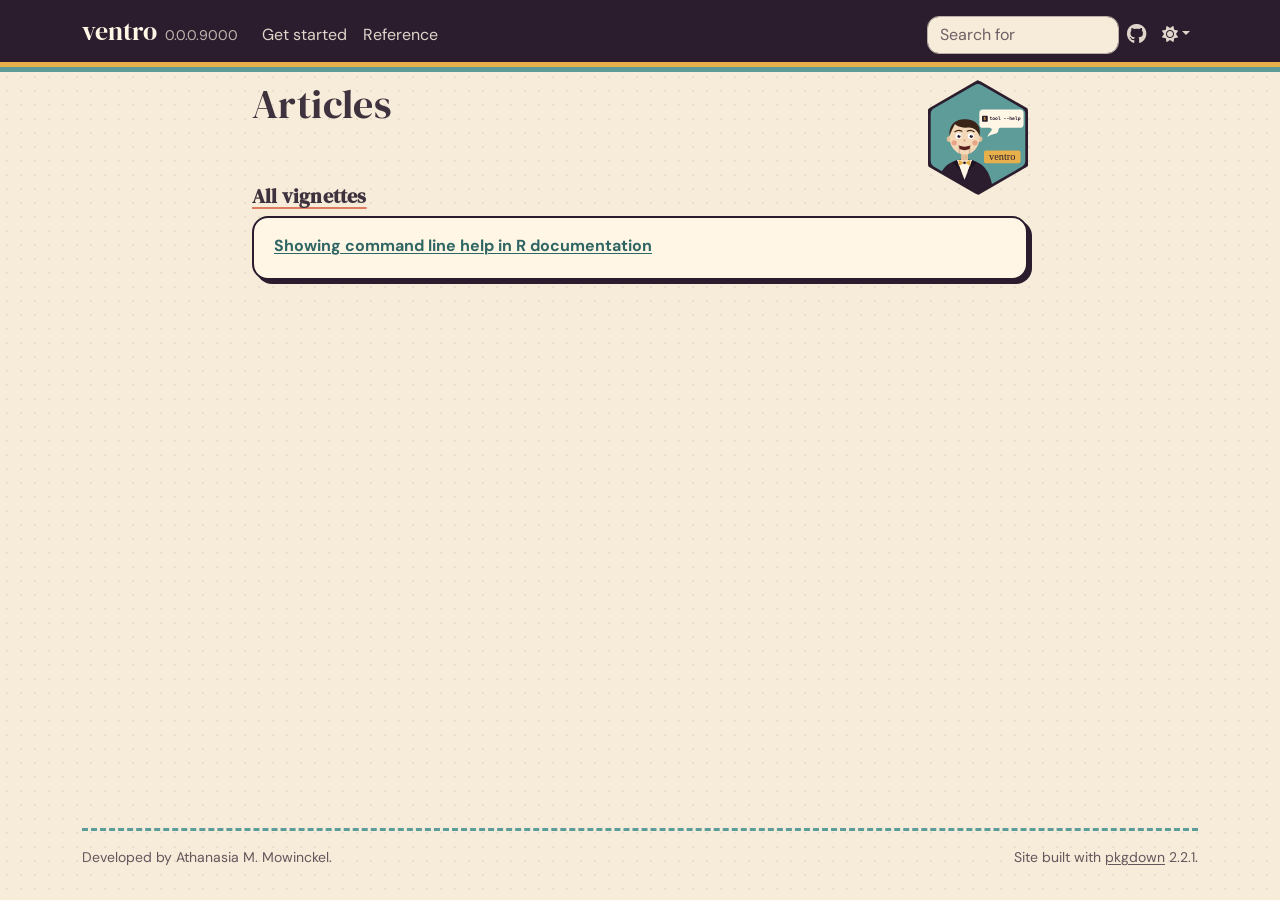
<file: articles/index.html>
<!DOCTYPE html>
<!-- Generated by pkgdown: do not edit by hand --><html lang="en"><head><meta charset="UTF-8"><meta http-equiv="X-UA-Compatible" content="IE=edge"><meta name="viewport" content="width=device-width, initial-scale=1, shrink-to-fit=no"><title>Articles • ventro</title><script src="../lightswitch.js"></script><script src="../deps/jquery-3.6.0/jquery-3.6.0.min.js"></script><meta name="viewport" content="width=device-width, initial-scale=1, shrink-to-fit=no"><link href="../deps/bootstrap-5.3.8/bootstrap.min.css" rel="stylesheet"><script src="../deps/bootstrap-5.3.8/bootstrap.bundle.min.js"></script><link href="../deps/DM_Sans-0.5.0/font.css" rel="stylesheet"><link href="../deps/JetBrains_Mono-0.5.0/font.css" rel="stylesheet"><link href="../deps/DM_Serif_Display-0.5.0/font.css" rel="stylesheet"><link href="../deps/font-awesome-6.5.2/css/all.min.css" rel="stylesheet"><link href="../deps/font-awesome-6.5.2/css/v4-shims.min.css" rel="stylesheet"><script src="../deps/headroom-0.11.0/headroom.min.js"></script><script src="../deps/headroom-0.11.0/jQuery.headroom.min.js"></script><script src="../deps/bootstrap-toc-1.0.1/bootstrap-toc.min.js"></script><script src="../deps/clipboard.js-2.0.11/clipboard.min.js"></script><script src="../deps/search-1.0.0/autocomplete.jquery.min.js"></script><script src="../deps/search-1.0.0/fuse.min.js"></script><script src="../deps/search-1.0.0/mark.min.js"></script><!-- pkgdown --><script src="../pkgdown.js"></script><meta property="og:title" content="Articles"><meta property="og:image" content="https://drmowinckels.github.io/ventro/logo.svg"></head><body>
    <a href="#main" class="visually-hidden-focusable">Skip to contents</a>


    <nav class="navbar navbar-expand-lg fixed-top " aria-label="Site navigation"><div class="container">

    <a class="navbar-brand me-2" href="../index.html">ventro</a>

    <small class="nav-text text-muted me-auto" data-bs-toggle="tooltip" data-bs-placement="bottom" title="">0.0.0.9000</small>


    <button class="navbar-toggler" type="button" data-bs-toggle="collapse" data-bs-target="#navbar" aria-controls="navbar" aria-expanded="false" aria-label="Toggle navigation">
      <span class="navbar-toggler-icon"></span>
    </button>

    <div id="navbar" class="collapse navbar-collapse ms-3">
      <ul class="navbar-nav me-auto"><li class="nav-item"><a class="nav-link" href="../articles/ventro.html">Get started</a></li>
<li class="nav-item"><a class="nav-link" href="../reference/index.html">Reference</a></li>
      </ul><ul class="navbar-nav"><li class="nav-item"><form class="form-inline" role="search">
 <input class="form-control" type="search" name="search-input" id="search-input" autocomplete="off" aria-label="Search site" placeholder="Search for" data-search-index="../search.json"></form></li>
<li class="nav-item"><a class="external-link nav-link" href="https://github.com/drmowinckels/ventro/" aria-label="GitHub"><span class="fa fab fa-github fa-lg"></span></a></li>
<li class="nav-item dropdown">
  <button class="nav-link dropdown-toggle" type="button" id="dropdown-lightswitch" data-bs-toggle="dropdown" aria-expanded="false" aria-haspopup="true" aria-label="Light switch"><span class="fa fa-sun"></span></button>
  <ul class="dropdown-menu dropdown-menu-end" aria-labelledby="dropdown-lightswitch"><li><button class="dropdown-item" data-bs-theme-value="light"><span class="fa fa-sun"></span> Light</button></li>
    <li><button class="dropdown-item" data-bs-theme-value="dark"><span class="fa fa-moon"></span> Dark</button></li>
    <li><button class="dropdown-item" data-bs-theme-value="auto"><span class="fa fa-adjust"></span> Auto</button></li>
  </ul></li>
      </ul></div>


  </div>
</nav><div class="container template-article-index">
<div class="row">
  <main id="main" class="col-md-9"><div class="page-header">
      <img src="../logo.svg" class="logo" alt=""><h1>Articles</h1>
    </div>

    <div class="section ">
      <h3>All vignettes</h3>
      <div class="section-desc"></div>

      <dl><dt><a href="ventro.html">Showing command line help in R documentation</a></dt>
        <dd>
      </dd></dl></div>
  </main></div>


    <footer><div class="pkgdown-footer-left">
  <p>Developed by Athanasia M. Mowinckel.</p>
</div>

<div class="pkgdown-footer-right">
  <p>Site built with <a href="https://pkgdown.r-lib.org/" class="external-link">pkgdown</a> 2.2.1.</p>
</div>

    </footer></div>





  </body></html>
</file>
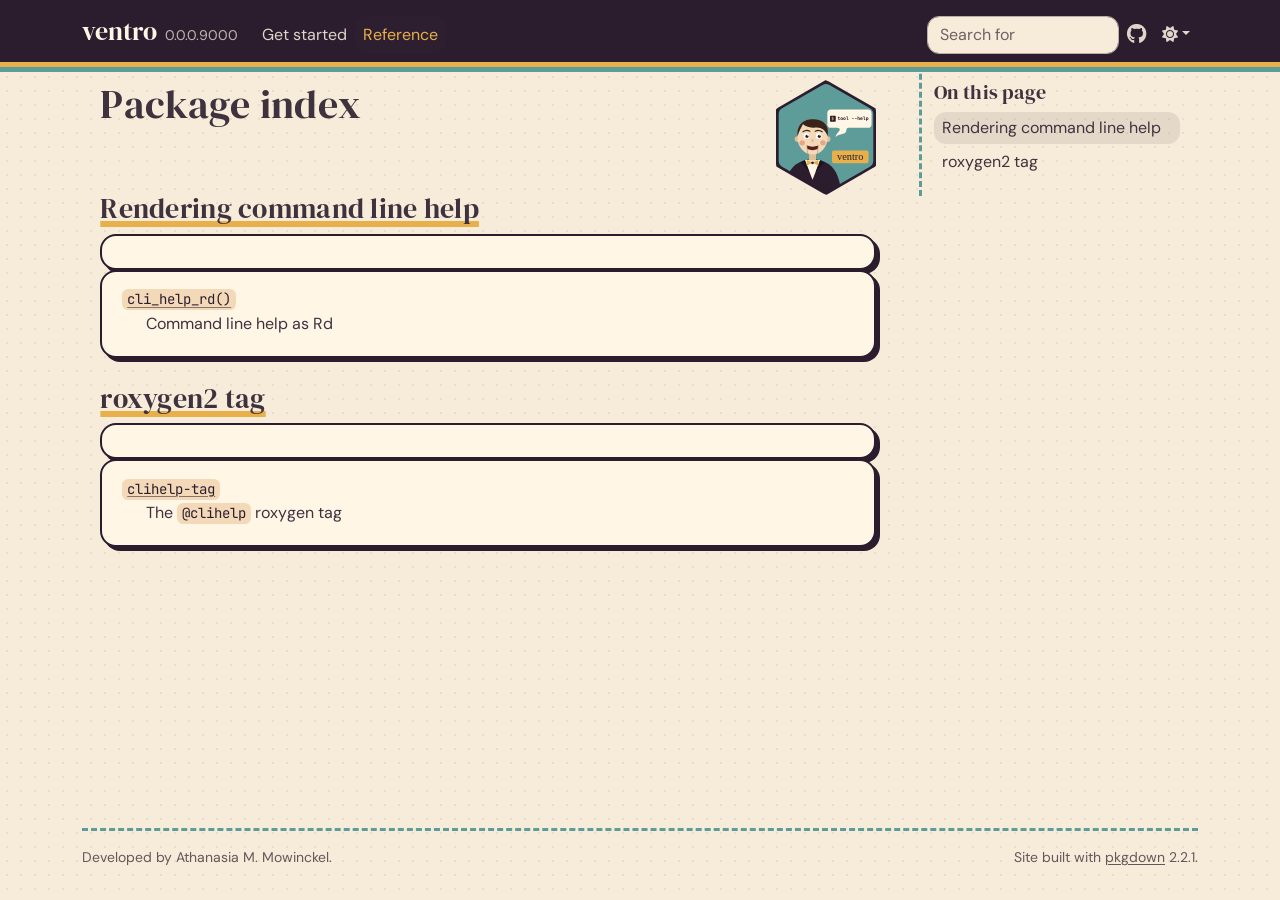
<file: reference/index.html>
<!DOCTYPE html>
<!-- Generated by pkgdown: do not edit by hand --><html lang="en"><head><meta charset="UTF-8"><meta http-equiv="X-UA-Compatible" content="IE=edge"><meta name="viewport" content="width=device-width, initial-scale=1, shrink-to-fit=no"><title>Package index • ventro</title><script src="../lightswitch.js"></script><script src="../deps/jquery-3.6.0/jquery-3.6.0.min.js"></script><meta name="viewport" content="width=device-width, initial-scale=1, shrink-to-fit=no"><link href="../deps/bootstrap-5.3.8/bootstrap.min.css" rel="stylesheet"><script src="../deps/bootstrap-5.3.8/bootstrap.bundle.min.js"></script><link href="../deps/DM_Sans-0.5.0/font.css" rel="stylesheet"><link href="../deps/JetBrains_Mono-0.5.0/font.css" rel="stylesheet"><link href="../deps/DM_Serif_Display-0.5.0/font.css" rel="stylesheet"><link href="../deps/font-awesome-6.5.2/css/all.min.css" rel="stylesheet"><link href="../deps/font-awesome-6.5.2/css/v4-shims.min.css" rel="stylesheet"><script src="../deps/headroom-0.11.0/headroom.min.js"></script><script src="../deps/headroom-0.11.0/jQuery.headroom.min.js"></script><script src="../deps/bootstrap-toc-1.0.1/bootstrap-toc.min.js"></script><script src="../deps/clipboard.js-2.0.11/clipboard.min.js"></script><script src="../deps/search-1.0.0/autocomplete.jquery.min.js"></script><script src="../deps/search-1.0.0/fuse.min.js"></script><script src="../deps/search-1.0.0/mark.min.js"></script><!-- pkgdown --><script src="../pkgdown.js"></script><meta property="og:title" content="Package index"><meta property="og:image" content="https://drmowinckels.github.io/ventro/logo.svg"></head><body>
    <a href="#main" class="visually-hidden-focusable">Skip to contents</a>


    <nav class="navbar navbar-expand-lg fixed-top " aria-label="Site navigation"><div class="container">

    <a class="navbar-brand me-2" href="../index.html">ventro</a>

    <small class="nav-text text-muted me-auto" data-bs-toggle="tooltip" data-bs-placement="bottom" title="">0.0.0.9000</small>


    <button class="navbar-toggler" type="button" data-bs-toggle="collapse" data-bs-target="#navbar" aria-controls="navbar" aria-expanded="false" aria-label="Toggle navigation">
      <span class="navbar-toggler-icon"></span>
    </button>

    <div id="navbar" class="collapse navbar-collapse ms-3">
      <ul class="navbar-nav me-auto"><li class="nav-item"><a class="nav-link" href="../articles/ventro.html">Get started</a></li>
<li class="active nav-item"><a class="nav-link" href="../reference/index.html">Reference</a></li>
      </ul><ul class="navbar-nav"><li class="nav-item"><form class="form-inline" role="search">
 <input class="form-control" type="search" name="search-input" id="search-input" autocomplete="off" aria-label="Search site" placeholder="Search for" data-search-index="../search.json"></form></li>
<li class="nav-item"><a class="external-link nav-link" href="https://github.com/drmowinckels/ventro/" aria-label="GitHub"><span class="fa fab fa-github fa-lg"></span></a></li>
<li class="nav-item dropdown">
  <button class="nav-link dropdown-toggle" type="button" id="dropdown-lightswitch" data-bs-toggle="dropdown" aria-expanded="false" aria-haspopup="true" aria-label="Light switch"><span class="fa fa-sun"></span></button>
  <ul class="dropdown-menu dropdown-menu-end" aria-labelledby="dropdown-lightswitch"><li><button class="dropdown-item" data-bs-theme-value="light"><span class="fa fa-sun"></span> Light</button></li>
    <li><button class="dropdown-item" data-bs-theme-value="dark"><span class="fa fa-moon"></span> Dark</button></li>
    <li><button class="dropdown-item" data-bs-theme-value="auto"><span class="fa fa-adjust"></span> Auto</button></li>
  </ul></li>
      </ul></div>


  </div>
</nav><div class="container template-reference-index">
<div class="row">
  <main id="main" class="col-md-9"><div class="page-header">
      <img src="../logo.svg" class="logo" alt=""><h1>Package index</h1>
    </div>

    <div class="section level2">
      <h2 id="rendering-command-line-help">Rendering command line help<a class="anchor" aria-label="anchor" href="#rendering-command-line-help"></a></h2>



      <dl></dl></div><div class="section level2">




      <dl><dt>

          <code><a href="cli_help_rd.html">cli_help_rd()</a></code>

        </dt>
        <dd>Command line help as Rd</dd>
      </dl></div><div class="section level2">
      <h2 id="roxygen-tag">roxygen2 tag<a class="anchor" aria-label="anchor" href="#roxygen-tag"></a></h2>



      <dl></dl></div><div class="section level2">




      <dl><dt>

          <code><a href="clihelp-tag.html">clihelp-tag</a></code>

        </dt>
        <dd>The <code>@clihelp</code> roxygen tag</dd>
      </dl></div>
  </main><aside class="col-md-3"><nav id="toc" aria-label="Table of contents"><h2>On this page</h2>
    </nav></aside></div>


    <footer><div class="pkgdown-footer-left">
  <p>Developed by Athanasia M. Mowinckel.</p>
</div>

<div class="pkgdown-footer-right">
  <p>Site built with <a href="https://pkgdown.r-lib.org/" class="external-link">pkgdown</a> 2.2.1.</p>
</div>

    </footer></div>





  </body></html>
</file>
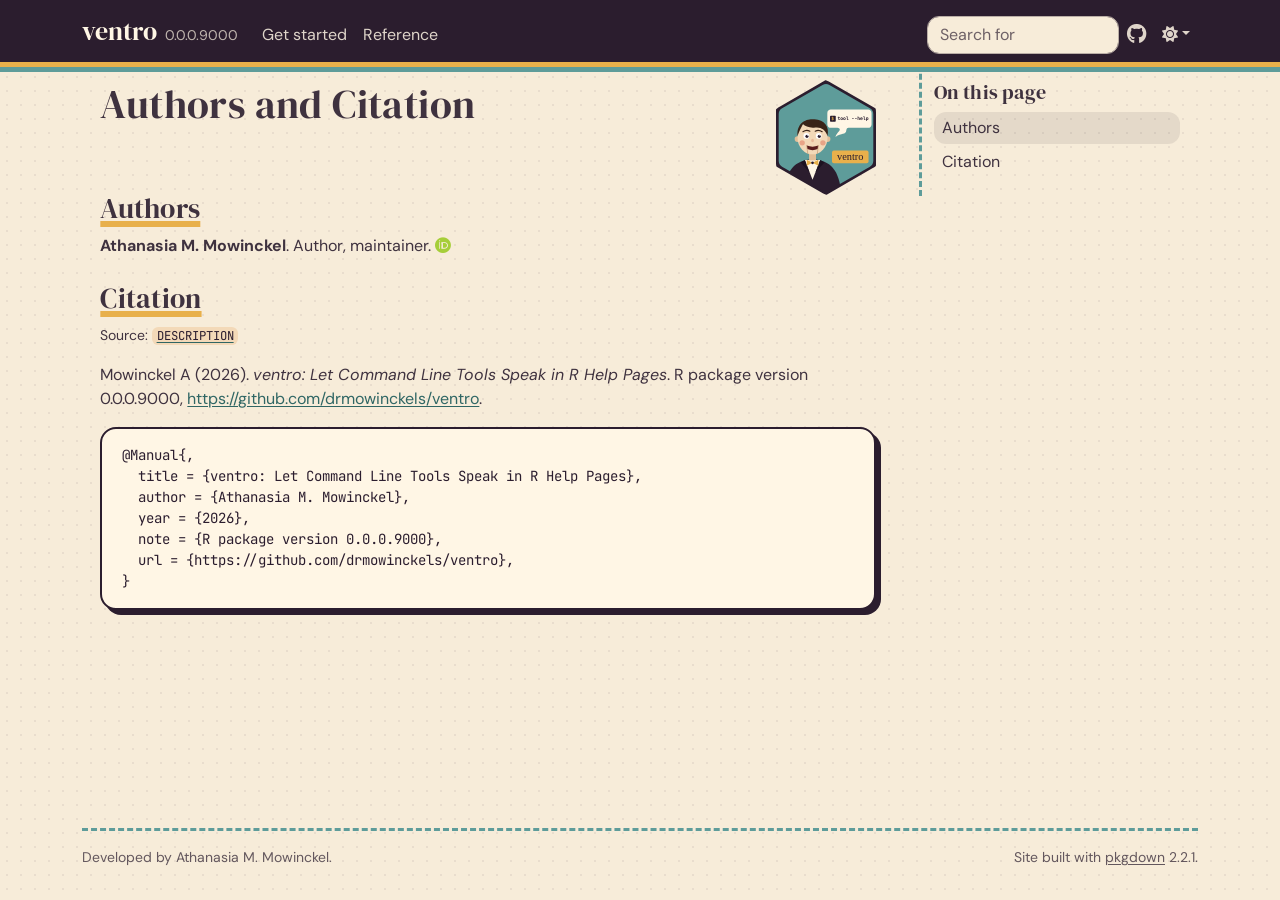
<file: authors.html>
<!DOCTYPE html>
<!-- Generated by pkgdown: do not edit by hand --><html lang="en"><head><meta charset="UTF-8"><meta http-equiv="X-UA-Compatible" content="IE=edge"><meta name="viewport" content="width=device-width, initial-scale=1, shrink-to-fit=no"><title>Authors and Citation • ventro</title><script src="lightswitch.js"></script><script src="deps/jquery-3.6.0/jquery-3.6.0.min.js"></script><meta name="viewport" content="width=device-width, initial-scale=1, shrink-to-fit=no"><link href="deps/bootstrap-5.3.8/bootstrap.min.css" rel="stylesheet"><script src="deps/bootstrap-5.3.8/bootstrap.bundle.min.js"></script><link href="deps/DM_Sans-0.5.0/font.css" rel="stylesheet"><link href="deps/JetBrains_Mono-0.5.0/font.css" rel="stylesheet"><link href="deps/DM_Serif_Display-0.5.0/font.css" rel="stylesheet"><link href="deps/font-awesome-6.5.2/css/all.min.css" rel="stylesheet"><link href="deps/font-awesome-6.5.2/css/v4-shims.min.css" rel="stylesheet"><script src="deps/headroom-0.11.0/headroom.min.js"></script><script src="deps/headroom-0.11.0/jQuery.headroom.min.js"></script><script src="deps/bootstrap-toc-1.0.1/bootstrap-toc.min.js"></script><script src="deps/clipboard.js-2.0.11/clipboard.min.js"></script><script src="deps/search-1.0.0/autocomplete.jquery.min.js"></script><script src="deps/search-1.0.0/fuse.min.js"></script><script src="deps/search-1.0.0/mark.min.js"></script><!-- pkgdown --><script src="pkgdown.js"></script><meta property="og:title" content="Authors and Citation"><meta property="og:image" content="https://drmowinckels.github.io/ventro/logo.svg"></head><body>
    <a href="#main" class="visually-hidden-focusable">Skip to contents</a>


    <nav class="navbar navbar-expand-lg fixed-top " aria-label="Site navigation"><div class="container">

    <a class="navbar-brand me-2" href="index.html">ventro</a>

    <small class="nav-text text-muted me-auto" data-bs-toggle="tooltip" data-bs-placement="bottom" title="">0.0.0.9000</small>


    <button class="navbar-toggler" type="button" data-bs-toggle="collapse" data-bs-target="#navbar" aria-controls="navbar" aria-expanded="false" aria-label="Toggle navigation">
      <span class="navbar-toggler-icon"></span>
    </button>

    <div id="navbar" class="collapse navbar-collapse ms-3">
      <ul class="navbar-nav me-auto"><li class="nav-item"><a class="nav-link" href="articles/ventro.html">Get started</a></li>
<li class="nav-item"><a class="nav-link" href="reference/index.html">Reference</a></li>
      </ul><ul class="navbar-nav"><li class="nav-item"><form class="form-inline" role="search">
 <input class="form-control" type="search" name="search-input" id="search-input" autocomplete="off" aria-label="Search site" placeholder="Search for" data-search-index="search.json"></form></li>
<li class="nav-item"><a class="external-link nav-link" href="https://github.com/drmowinckels/ventro/" aria-label="GitHub"><span class="fa fab fa-github fa-lg"></span></a></li>
<li class="nav-item dropdown">
  <button class="nav-link dropdown-toggle" type="button" id="dropdown-lightswitch" data-bs-toggle="dropdown" aria-expanded="false" aria-haspopup="true" aria-label="Light switch"><span class="fa fa-sun"></span></button>
  <ul class="dropdown-menu dropdown-menu-end" aria-labelledby="dropdown-lightswitch"><li><button class="dropdown-item" data-bs-theme-value="light"><span class="fa fa-sun"></span> Light</button></li>
    <li><button class="dropdown-item" data-bs-theme-value="dark"><span class="fa fa-moon"></span> Dark</button></li>
    <li><button class="dropdown-item" data-bs-theme-value="auto"><span class="fa fa-adjust"></span> Auto</button></li>
  </ul></li>
      </ul></div>


  </div>
</nav><div class="container template-citation-authors">
<div class="row">
  <main id="main" class="col-md-9"><div class="page-header">
      <img src="logo.svg" class="logo" alt=""><h1>Authors and Citation</h1>
    </div>

    <div class="section level2">
      <h2>Authors</h2>

      <ul class="list-unstyled"><li>
          <p><strong>Athanasia M. Mowinckel</strong>. Author, maintainer. <a href="https://orcid.org/0000-0002-5756-0223" target="orcid.widget" aria-label="ORCID" class="external-link"><span class="fab fa-orcid orcid" aria-hidden="true"></span></a>
          </p>
        </li>
      </ul></div>

    <div class="section level2">
      <h2 id="citation">Citation</h2>
      <p><small class="dont-index">Source: <a href="https://github.com/drmowinckels/ventro/blob/main/DESCRIPTION" class="external-link"><code>DESCRIPTION</code></a></small></p>

      <p>Mowinckel A (2026).
<em>ventro: Let Command Line Tools Speak in R Help Pages</em>.
R package version 0.0.0.9000, <a href="https://github.com/drmowinckels/ventro" class="external-link">https://github.com/drmowinckels/ventro</a>.
</p>
      <pre>@Manual{,
  title = {ventro: Let Command Line Tools Speak in R Help Pages},
  author = {Athanasia M. Mowinckel},
  year = {2026},
  note = {R package version 0.0.0.9000},
  url = {https://github.com/drmowinckels/ventro},
}</pre>
    </div>

  </main><aside class="col-md-3"><nav id="toc" aria-label="Table of contents"><h2>On this page</h2>
    </nav></aside></div>


    <footer><div class="pkgdown-footer-left">
  <p>Developed by Athanasia M. Mowinckel.</p>
</div>

<div class="pkgdown-footer-right">
  <p>Site built with <a href="https://pkgdown.r-lib.org/" class="external-link">pkgdown</a> 2.2.1.</p>
</div>

    </footer></div>





  </body></html>
</file>
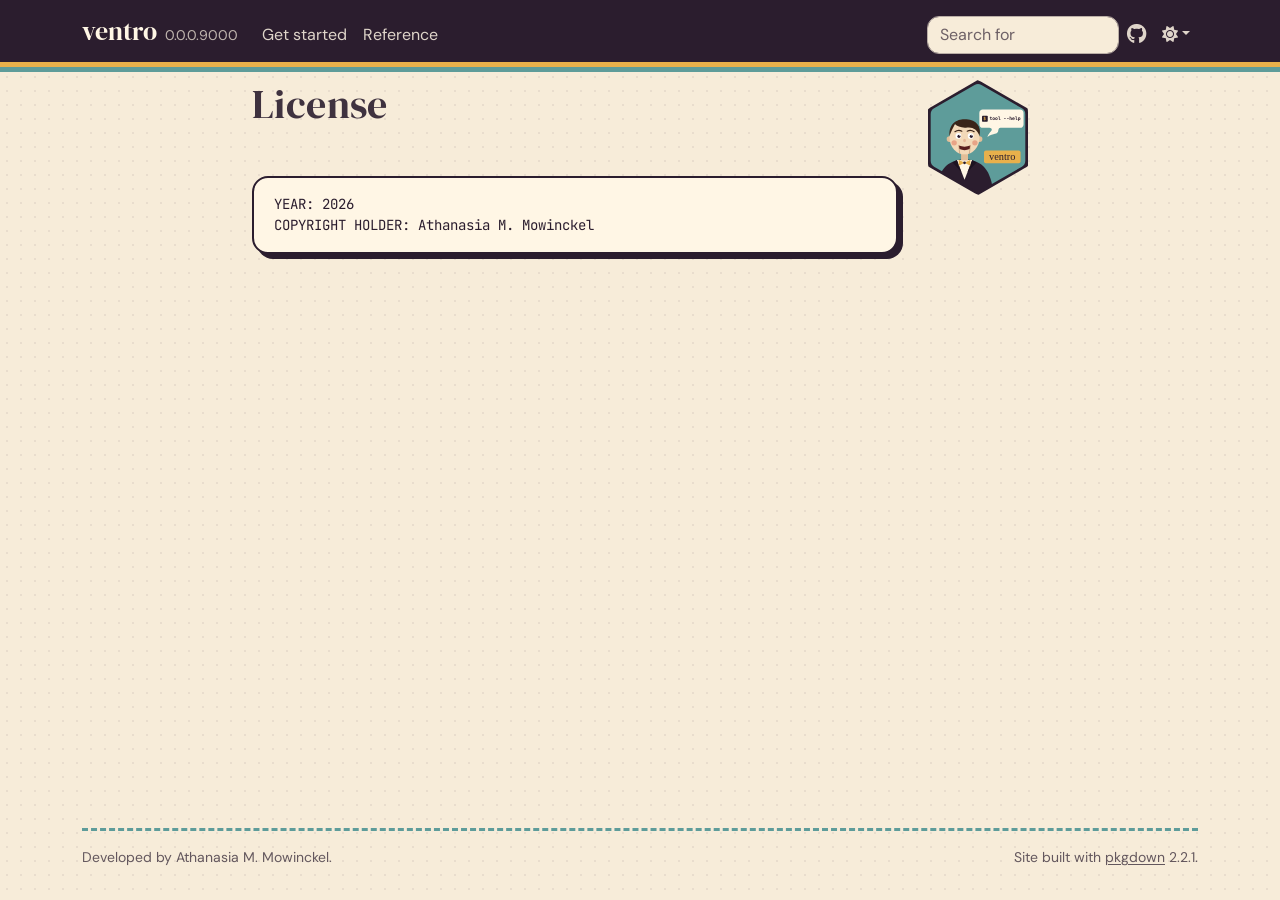
<file: LICENSE-text.html>
<!DOCTYPE html>
<!-- Generated by pkgdown: do not edit by hand --><html lang="en"><head><meta charset="UTF-8"><meta http-equiv="X-UA-Compatible" content="IE=edge"><meta name="viewport" content="width=device-width, initial-scale=1, shrink-to-fit=no"><title>License • ventro</title><script src="lightswitch.js"></script><script src="deps/jquery-3.6.0/jquery-3.6.0.min.js"></script><meta name="viewport" content="width=device-width, initial-scale=1, shrink-to-fit=no"><link href="deps/bootstrap-5.3.8/bootstrap.min.css" rel="stylesheet"><script src="deps/bootstrap-5.3.8/bootstrap.bundle.min.js"></script><link href="deps/DM_Sans-0.5.0/font.css" rel="stylesheet"><link href="deps/JetBrains_Mono-0.5.0/font.css" rel="stylesheet"><link href="deps/DM_Serif_Display-0.5.0/font.css" rel="stylesheet"><link href="deps/font-awesome-6.5.2/css/all.min.css" rel="stylesheet"><link href="deps/font-awesome-6.5.2/css/v4-shims.min.css" rel="stylesheet"><script src="deps/headroom-0.11.0/headroom.min.js"></script><script src="deps/headroom-0.11.0/jQuery.headroom.min.js"></script><script src="deps/bootstrap-toc-1.0.1/bootstrap-toc.min.js"></script><script src="deps/clipboard.js-2.0.11/clipboard.min.js"></script><script src="deps/search-1.0.0/autocomplete.jquery.min.js"></script><script src="deps/search-1.0.0/fuse.min.js"></script><script src="deps/search-1.0.0/mark.min.js"></script><!-- pkgdown --><script src="pkgdown.js"></script><meta property="og:title" content="License"><meta property="og:image" content="https://drmowinckels.github.io/ventro/logo.svg"></head><body>
    <a href="#main" class="visually-hidden-focusable">Skip to contents</a>


    <nav class="navbar navbar-expand-lg fixed-top " aria-label="Site navigation"><div class="container">

    <a class="navbar-brand me-2" href="index.html">ventro</a>

    <small class="nav-text text-muted me-auto" data-bs-toggle="tooltip" data-bs-placement="bottom" title="">0.0.0.9000</small>


    <button class="navbar-toggler" type="button" data-bs-toggle="collapse" data-bs-target="#navbar" aria-controls="navbar" aria-expanded="false" aria-label="Toggle navigation">
      <span class="navbar-toggler-icon"></span>
    </button>

    <div id="navbar" class="collapse navbar-collapse ms-3">
      <ul class="navbar-nav me-auto"><li class="nav-item"><a class="nav-link" href="articles/ventro.html">Get started</a></li>
<li class="nav-item"><a class="nav-link" href="reference/index.html">Reference</a></li>
      </ul><ul class="navbar-nav"><li class="nav-item"><form class="form-inline" role="search">
 <input class="form-control" type="search" name="search-input" id="search-input" autocomplete="off" aria-label="Search site" placeholder="Search for" data-search-index="search.json"></form></li>
<li class="nav-item"><a class="external-link nav-link" href="https://github.com/drmowinckels/ventro/" aria-label="GitHub"><span class="fa fab fa-github fa-lg"></span></a></li>
<li class="nav-item dropdown">
  <button class="nav-link dropdown-toggle" type="button" id="dropdown-lightswitch" data-bs-toggle="dropdown" aria-expanded="false" aria-haspopup="true" aria-label="Light switch"><span class="fa fa-sun"></span></button>
  <ul class="dropdown-menu dropdown-menu-end" aria-labelledby="dropdown-lightswitch"><li><button class="dropdown-item" data-bs-theme-value="light"><span class="fa fa-sun"></span> Light</button></li>
    <li><button class="dropdown-item" data-bs-theme-value="dark"><span class="fa fa-moon"></span> Dark</button></li>
    <li><button class="dropdown-item" data-bs-theme-value="auto"><span class="fa fa-adjust"></span> Auto</button></li>
  </ul></li>
      </ul></div>


  </div>
</nav><div class="container template-title-body">
<div class="row">
  <main id="main" class="col-md-9"><div class="page-header">
      <img src="logo.svg" class="logo" alt=""><h1>License</h1>

    </div>

<pre>YEAR: 2026
COPYRIGHT HOLDER: Athanasia M. Mowinckel
</pre>

  </main></div>


    <footer><div class="pkgdown-footer-left">
  <p>Developed by Athanasia M. Mowinckel.</p>
</div>

<div class="pkgdown-footer-right">
  <p>Site built with <a href="https://pkgdown.r-lib.org/" class="external-link">pkgdown</a> 2.2.1.</p>
</div>

    </footer></div>





  </body></html>
</file>
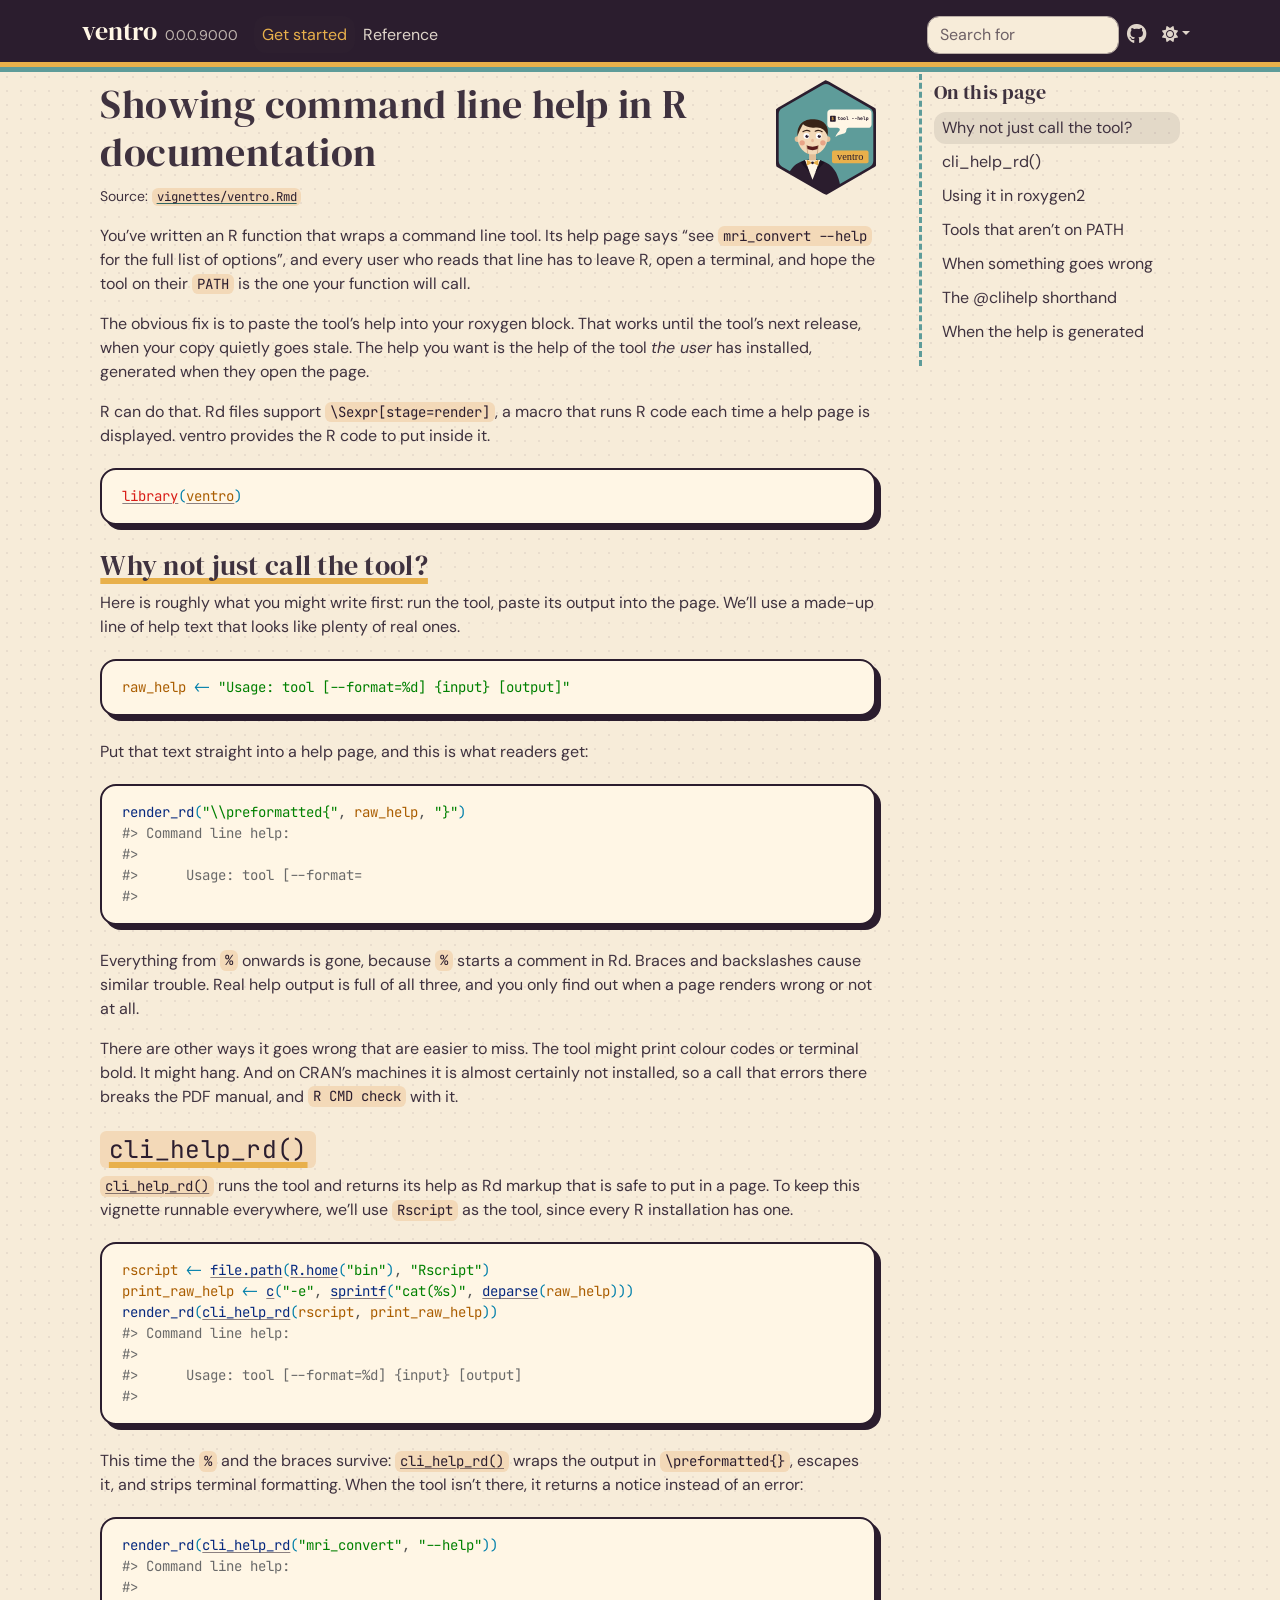
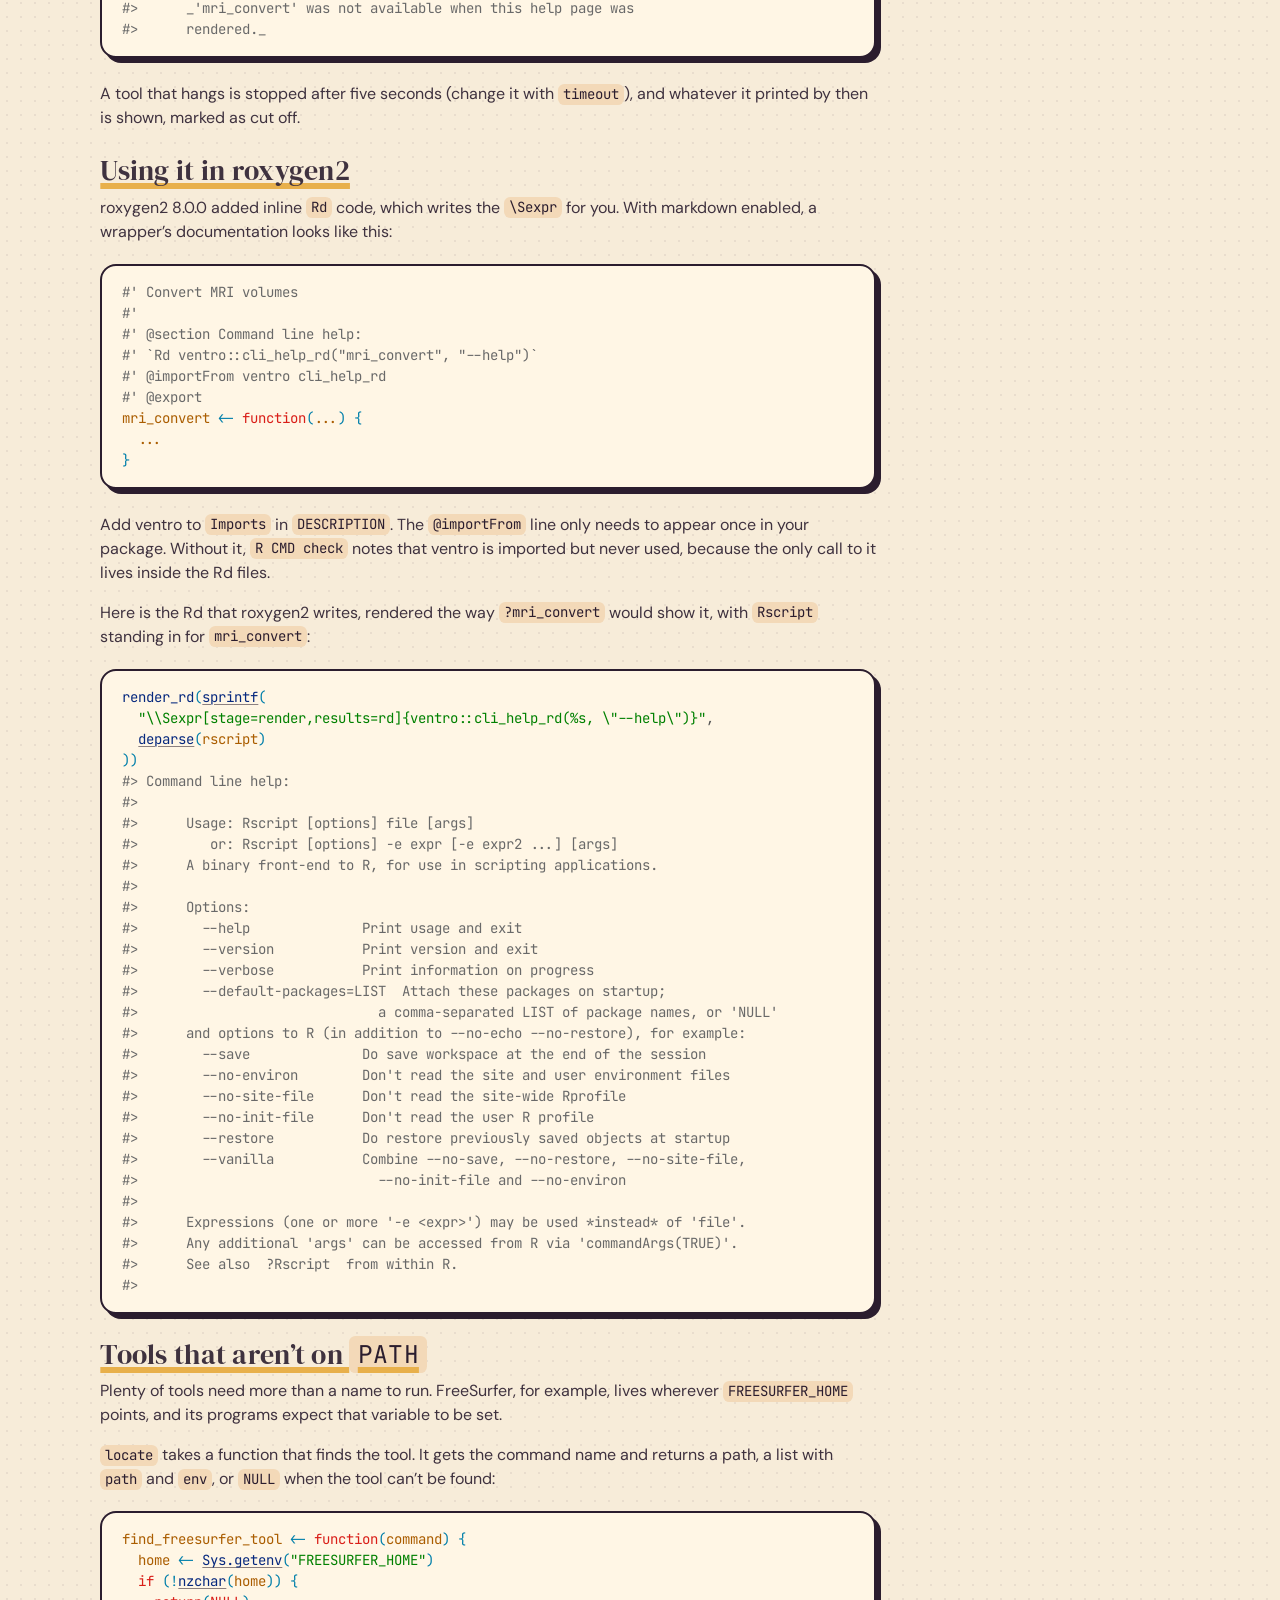
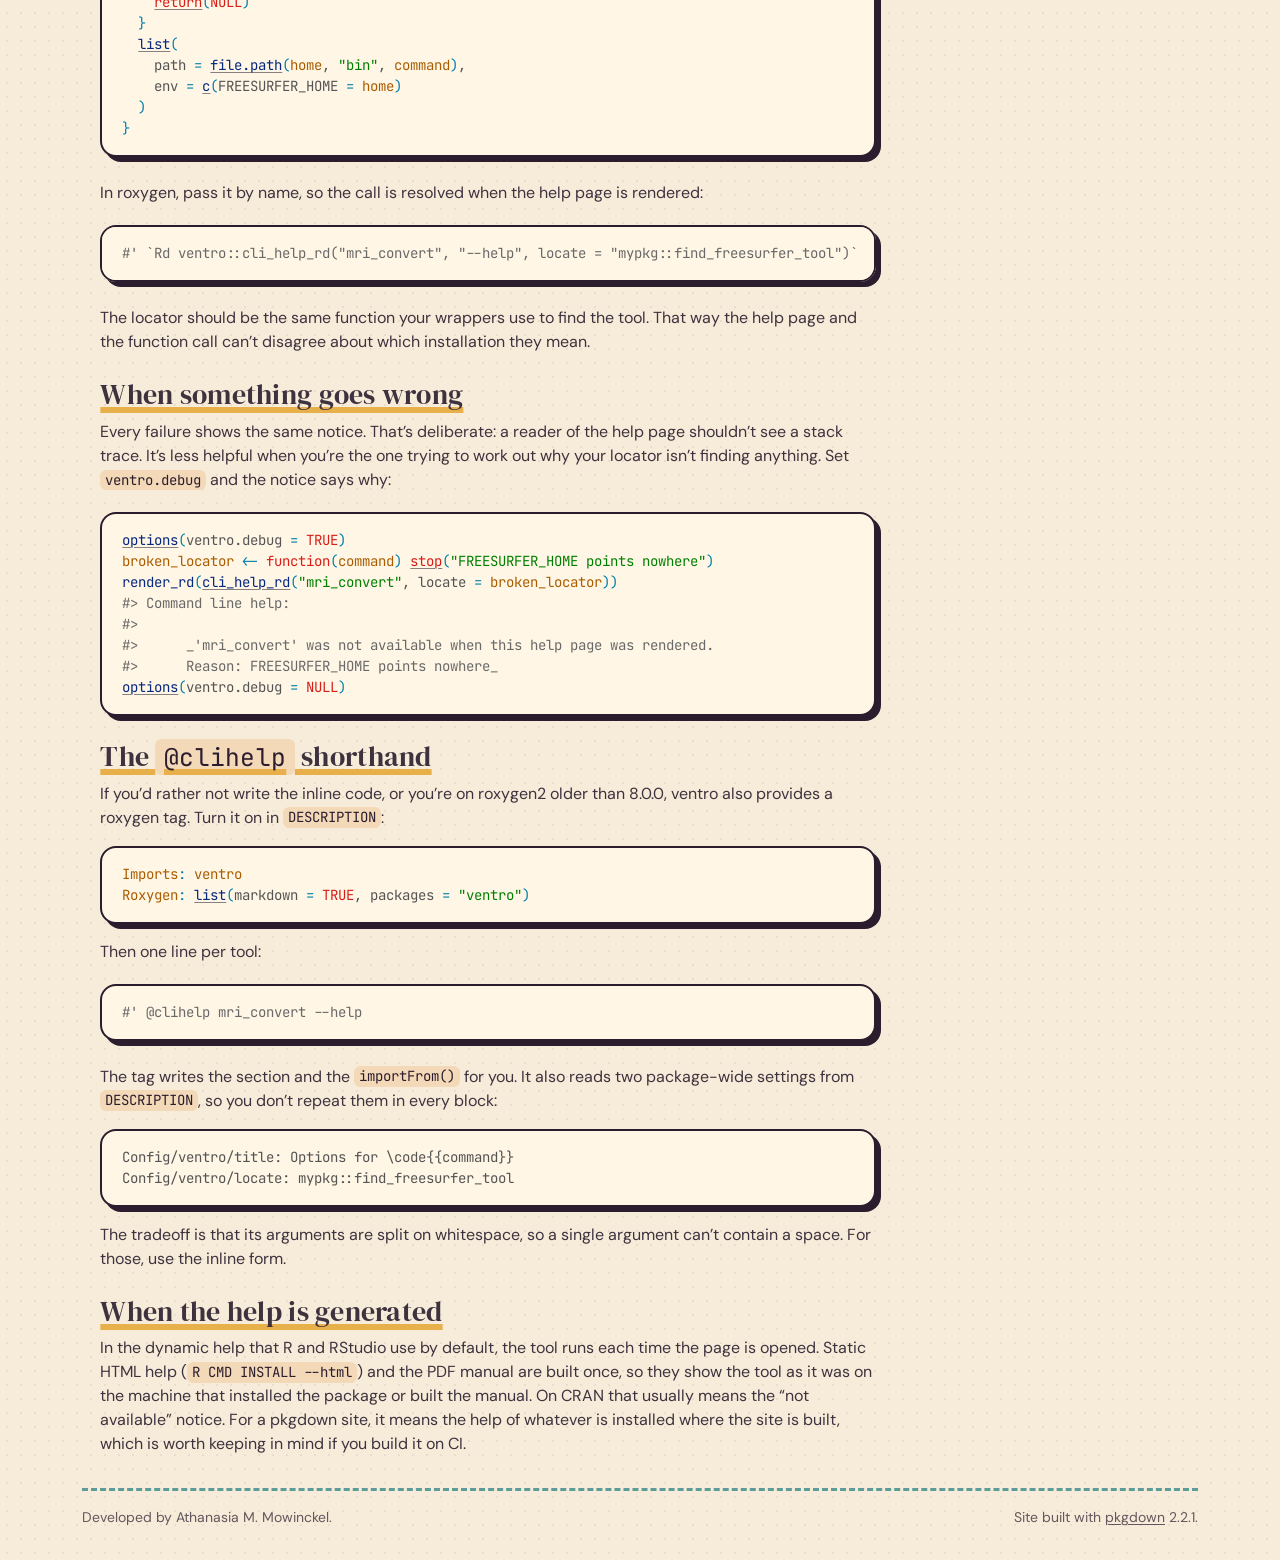
<file: articles/ventro.html>
<!DOCTYPE html>
<!-- Generated by pkgdown: do not edit by hand --><html lang="en">
<head>
<meta charset="UTF-8">
<meta http-equiv="X-UA-Compatible" content="IE=edge">
<meta name="viewport" content="width=device-width, initial-scale=1, shrink-to-fit=no">
<title>Showing command line help in R documentation • ventro</title>
<script src="../lightswitch.js"></script><script src="../deps/jquery-3.6.0/jquery-3.6.0.min.js"></script><meta name="viewport" content="width=device-width, initial-scale=1, shrink-to-fit=no">
<link href="../deps/bootstrap-5.3.8/bootstrap.min.css" rel="stylesheet">
<script src="../deps/bootstrap-5.3.8/bootstrap.bundle.min.js"></script><link href="../deps/DM_Sans-0.5.0/font.css" rel="stylesheet">
<link href="../deps/JetBrains_Mono-0.5.0/font.css" rel="stylesheet">
<link href="../deps/DM_Serif_Display-0.5.0/font.css" rel="stylesheet">
<link href="../deps/font-awesome-6.5.2/css/all.min.css" rel="stylesheet">
<link href="../deps/font-awesome-6.5.2/css/v4-shims.min.css" rel="stylesheet">
<script src="../deps/headroom-0.11.0/headroom.min.js"></script><script src="../deps/headroom-0.11.0/jQuery.headroom.min.js"></script><script src="../deps/bootstrap-toc-1.0.1/bootstrap-toc.min.js"></script><script src="../deps/clipboard.js-2.0.11/clipboard.min.js"></script><script src="../deps/search-1.0.0/autocomplete.jquery.min.js"></script><script src="../deps/search-1.0.0/fuse.min.js"></script><script src="../deps/search-1.0.0/mark.min.js"></script><!-- pkgdown --><script src="../pkgdown.js"></script><meta property="og:title" content="Showing command line help in R documentation">
</head>
<body>
    <a href="#main" class="visually-hidden-focusable">Skip to contents</a>


    <nav class="navbar navbar-expand-lg fixed-top " aria-label="Site navigation"><div class="container">

    <a class="navbar-brand me-2" href="../index.html">ventro</a>

    <small class="nav-text text-muted me-auto" data-bs-toggle="tooltip" data-bs-placement="bottom" title="">0.0.0.9000</small>


    <button class="navbar-toggler" type="button" data-bs-toggle="collapse" data-bs-target="#navbar" aria-controls="navbar" aria-expanded="false" aria-label="Toggle navigation">
      <span class="navbar-toggler-icon"></span>
    </button>

    <div id="navbar" class="collapse navbar-collapse ms-3">
      <ul class="navbar-nav me-auto">
<li class="active nav-item"><a class="nav-link" href="../articles/ventro.html">Get started</a></li>
<li class="nav-item"><a class="nav-link" href="../reference/index.html">Reference</a></li>
      </ul>
<ul class="navbar-nav">
<li class="nav-item"><form class="form-inline" role="search">
 <input class="form-control" type="search" name="search-input" id="search-input" autocomplete="off" aria-label="Search site" placeholder="Search for" data-search-index="../search.json">
</form></li>
<li class="nav-item"><a class="external-link nav-link" href="https://github.com/drmowinckels/ventro/" aria-label="GitHub"><span class="fa fab fa-github fa-lg"></span></a></li>
<li class="nav-item dropdown">
  <button class="nav-link dropdown-toggle" type="button" id="dropdown-lightswitch" data-bs-toggle="dropdown" aria-expanded="false" aria-haspopup="true" aria-label="Light switch"><span class="fa fa-sun"></span></button>
  <ul class="dropdown-menu dropdown-menu-end" aria-labelledby="dropdown-lightswitch">
<li><button class="dropdown-item" data-bs-theme-value="light"><span class="fa fa-sun"></span> Light</button></li>
    <li><button class="dropdown-item" data-bs-theme-value="dark"><span class="fa fa-moon"></span> Dark</button></li>
    <li><button class="dropdown-item" data-bs-theme-value="auto"><span class="fa fa-adjust"></span> Auto</button></li>
  </ul>
</li>
      </ul>
</div>


  </div>
</nav><div class="container template-article">




<div class="row">
  <main id="main" class="col-md-9"><div class="page-header">
      <img src="../logo.svg" class="logo" alt=""><h1>Showing command line help in R documentation</h1>
            
      
      <small class="dont-index">Source: <a href="https://github.com/drmowinckels/ventro/blob/main/vignettes/ventro.Rmd" class="external-link"><code>vignettes/ventro.Rmd</code></a></small>
      <div class="d-none name"><code>ventro.Rmd</code></div>
    </div>

    
    
<p>You’ve written an R function that wraps a command line tool. Its help
page says “see <code>mri_convert --help</code> for the full list of
options”, and every user who reads that line has to leave R, open a
terminal, and hope the tool on their <code>PATH</code> is the one your
function will call.</p>
<p>The obvious fix is to paste the tool’s help into your roxygen block.
That works until the tool’s next release, when your copy quietly goes
stale. The help you want is the help of the tool <em>the user</em> has
installed, generated when they open the page.</p>
<p>R can do that. Rd files support <code>\Sexpr[stage=render]</code>, a
macro that runs R code each time a help page is displayed. ventro
provides the R code to put inside it.</p>
<div class="sourceCode" id="cb1"><pre class="downlit sourceCode r">
<code class="sourceCode R"><span><span class="kw"><a href="https://rdrr.io/r/base/library.html" class="external-link">library</a></span><span class="op">(</span><span class="va"><a href="https://github.com/drmowinckels/ventro" class="external-link">ventro</a></span><span class="op">)</span></span></code></pre></div>
<div class="section level2">
<h2 id="why-not-just-call-the-tool">Why not just call the tool?<a class="anchor" aria-label="anchor" href="#why-not-just-call-the-tool"></a>
</h2>
<p>Here is roughly what you might write first: run the tool, paste its
output into the page. We’ll use a made-up line of help text that looks
like plenty of real ones.</p>
<div class="sourceCode" id="cb2"><pre class="downlit sourceCode r">
<code class="sourceCode R"><span><span class="va">raw_help</span> <span class="op">&lt;-</span> <span class="st">"Usage: tool [--format=%d] {input} [output]"</span></span></code></pre></div>
<p>Put that text straight into a help page, and this is what readers
get:</p>
<div class="sourceCode" id="cb3"><pre class="downlit sourceCode r">
<code class="sourceCode R"><span><span class="fu">render_rd</span><span class="op">(</span><span class="st">"\\preformatted{"</span>, <span class="va">raw_help</span>, <span class="st">"}"</span><span class="op">)</span></span>
<span><span class="co">#&gt; Command line help:</span></span>
<span><span class="co">#&gt; </span></span>
<span><span class="co">#&gt;      Usage: tool [--format=</span></span>
<span><span class="co">#&gt; </span></span></code></pre></div>
<p>Everything from <code>%</code> onwards is gone, because
<code>%</code> starts a comment in Rd. Braces and backslashes cause
similar trouble. Real help output is full of all three, and you only
find out when a page renders wrong or not at all.</p>
<p>There are other ways it goes wrong that are easier to miss. The tool
might print colour codes or terminal bold. It might hang. And on CRAN’s
machines it is almost certainly not installed, so a call that errors
there breaks the PDF manual, and <code>R CMD check</code> with it.</p>
</div>
<div class="section level2">
<h2 id="cli_help_rd">
<code>cli_help_rd()</code><a class="anchor" aria-label="anchor" href="#cli_help_rd"></a>
</h2>
<p><code><a href="../reference/cli_help_rd.html">cli_help_rd()</a></code> runs the tool and returns its help as Rd
markup that is safe to put in a page. To keep this vignette runnable
everywhere, we’ll use <code>Rscript</code> as the tool, since every R
installation has one.</p>
<div class="sourceCode" id="cb4"><pre class="downlit sourceCode r">
<code class="sourceCode R"><span><span class="va">rscript</span> <span class="op">&lt;-</span> <span class="fu"><a href="https://rdrr.io/r/base/file.path.html" class="external-link">file.path</a></span><span class="op">(</span><span class="fu"><a href="https://rdrr.io/r/base/Rhome.html" class="external-link">R.home</a></span><span class="op">(</span><span class="st">"bin"</span><span class="op">)</span>, <span class="st">"Rscript"</span><span class="op">)</span></span>
<span><span class="va">print_raw_help</span> <span class="op">&lt;-</span> <span class="fu"><a href="https://rdrr.io/r/base/c.html" class="external-link">c</a></span><span class="op">(</span><span class="st">"-e"</span>, <span class="fu"><a href="https://rdrr.io/r/base/sprintf.html" class="external-link">sprintf</a></span><span class="op">(</span><span class="st">"cat(%s)"</span>, <span class="fu"><a href="https://rdrr.io/r/base/deparse.html" class="external-link">deparse</a></span><span class="op">(</span><span class="va">raw_help</span><span class="op">)</span><span class="op">)</span><span class="op">)</span></span>
<span><span class="fu">render_rd</span><span class="op">(</span><span class="fu"><a href="../reference/cli_help_rd.html">cli_help_rd</a></span><span class="op">(</span><span class="va">rscript</span>, <span class="va">print_raw_help</span><span class="op">)</span><span class="op">)</span></span>
<span><span class="co">#&gt; Command line help:</span></span>
<span><span class="co">#&gt; </span></span>
<span><span class="co">#&gt;      Usage: tool [--format=%d] {input} [output]</span></span>
<span><span class="co">#&gt; </span></span></code></pre></div>
<p>This time the <code>%</code> and the braces survive:
<code><a href="../reference/cli_help_rd.html">cli_help_rd()</a></code> wraps the output in
<code>\preformatted{}</code>, escapes it, and strips terminal
formatting. When the tool isn’t there, it returns a notice instead of an
error:</p>
<div class="sourceCode" id="cb5"><pre class="downlit sourceCode r">
<code class="sourceCode R"><span><span class="fu">render_rd</span><span class="op">(</span><span class="fu"><a href="../reference/cli_help_rd.html">cli_help_rd</a></span><span class="op">(</span><span class="st">"mri_convert"</span>, <span class="st">"--help"</span><span class="op">)</span><span class="op">)</span></span>
<span><span class="co">#&gt; Command line help:</span></span>
<span><span class="co">#&gt; </span></span>
<span><span class="co">#&gt;      _'mri_convert' was not available when this help page was</span></span>
<span><span class="co">#&gt;      rendered._</span></span></code></pre></div>
<p>A tool that hangs is stopped after five seconds (change it with
<code>timeout</code>), and whatever it printed by then is shown, marked
as cut off.</p>
</div>
<div class="section level2">
<h2 id="using-it-in-roxygen2">Using it in roxygen2<a class="anchor" aria-label="anchor" href="#using-it-in-roxygen2"></a>
</h2>
<p>roxygen2 8.0.0 added inline <code>Rd</code> code, which writes the
<code>\Sexpr</code> for you. With markdown enabled, a wrapper’s
documentation looks like this:</p>
<div class="sourceCode" id="cb6"><pre class="downlit sourceCode r">
<code class="sourceCode R"><span><span class="co">#' Convert MRI volumes</span></span>
<span><span class="co">#'</span></span>
<span><span class="co">#' @section Command line help:</span></span>
<span><span class="co">#' `Rd ventro::cli_help_rd("mri_convert", "--help")`</span></span>
<span><span class="co">#' @importFrom ventro cli_help_rd</span></span>
<span><span class="co">#' @export</span></span>
<span><span class="va">mri_convert</span> <span class="op">&lt;-</span> <span class="kw">function</span><span class="op">(</span><span class="va">...</span><span class="op">)</span> <span class="op">{</span></span>
<span>  <span class="va">...</span></span>
<span><span class="op">}</span></span></code></pre></div>
<p>Add ventro to <code>Imports</code> in <code>DESCRIPTION</code>. The
<code>@importFrom</code> line only needs to appear once in your package.
Without it, <code>R CMD check</code> notes that ventro is imported but
never used, because the only call to it lives inside the Rd files.</p>
<p>Here is the Rd that roxygen2 writes, rendered the way
<code>?mri_convert</code> would show it, with <code>Rscript</code>
standing in for <code>mri_convert</code>:</p>
<div class="sourceCode" id="cb7"><pre class="downlit sourceCode r">
<code class="sourceCode R"><span><span class="fu">render_rd</span><span class="op">(</span><span class="fu"><a href="https://rdrr.io/r/base/sprintf.html" class="external-link">sprintf</a></span><span class="op">(</span></span>
<span>  <span class="st">"\\Sexpr[stage=render,results=rd]{ventro::cli_help_rd(%s, \"--help\")}"</span>,</span>
<span>  <span class="fu"><a href="https://rdrr.io/r/base/deparse.html" class="external-link">deparse</a></span><span class="op">(</span><span class="va">rscript</span><span class="op">)</span></span>
<span><span class="op">)</span><span class="op">)</span></span>
<span><span class="co">#&gt; Command line help:</span></span>
<span><span class="co">#&gt; </span></span>
<span><span class="co">#&gt;      Usage: Rscript [options] file [args]</span></span>
<span><span class="co">#&gt;         or: Rscript [options] -e expr [-e expr2 ...] [args]</span></span>
<span><span class="co">#&gt;      A binary front-end to R, for use in scripting applications.</span></span>
<span><span class="co">#&gt;      </span></span>
<span><span class="co">#&gt;      Options:</span></span>
<span><span class="co">#&gt;        --help              Print usage and exit</span></span>
<span><span class="co">#&gt;        --version           Print version and exit</span></span>
<span><span class="co">#&gt;        --verbose           Print information on progress</span></span>
<span><span class="co">#&gt;        --default-packages=LIST  Attach these packages on startup;</span></span>
<span><span class="co">#&gt;                              a comma-separated LIST of package names, or 'NULL'</span></span>
<span><span class="co">#&gt;      and options to R (in addition to --no-echo --no-restore), for example:</span></span>
<span><span class="co">#&gt;        --save              Do save workspace at the end of the session</span></span>
<span><span class="co">#&gt;        --no-environ        Don't read the site and user environment files</span></span>
<span><span class="co">#&gt;        --no-site-file      Don't read the site-wide Rprofile</span></span>
<span><span class="co">#&gt;        --no-init-file      Don't read the user R profile</span></span>
<span><span class="co">#&gt;        --restore           Do restore previously saved objects at startup</span></span>
<span><span class="co">#&gt;        --vanilla           Combine --no-save, --no-restore, --no-site-file,</span></span>
<span><span class="co">#&gt;                              --no-init-file and --no-environ</span></span>
<span><span class="co">#&gt;      </span></span>
<span><span class="co">#&gt;      Expressions (one or more '-e &lt;expr&gt;') may be used *instead* of 'file'.</span></span>
<span><span class="co">#&gt;      Any additional 'args' can be accessed from R via 'commandArgs(TRUE)'.</span></span>
<span><span class="co">#&gt;      See also  ?Rscript  from within R.</span></span>
<span><span class="co">#&gt; </span></span></code></pre></div>
</div>
<div class="section level2">
<h2 id="tools-that-arent-on-path">Tools that aren’t on <code>PATH</code><a class="anchor" aria-label="anchor" href="#tools-that-arent-on-path"></a>
</h2>
<p>Plenty of tools need more than a name to run. FreeSurfer, for
example, lives wherever <code>FREESURFER_HOME</code> points, and its
programs expect that variable to be set.</p>
<p><code>locate</code> takes a function that finds the tool. It gets the
command name and returns a path, a list with <code>path</code> and
<code>env</code>, or <code>NULL</code> when the tool can’t be found:</p>
<div class="sourceCode" id="cb8"><pre class="downlit sourceCode r">
<code class="sourceCode R"><span><span class="va">find_freesurfer_tool</span> <span class="op">&lt;-</span> <span class="kw">function</span><span class="op">(</span><span class="va">command</span><span class="op">)</span> <span class="op">{</span></span>
<span>  <span class="va">home</span> <span class="op">&lt;-</span> <span class="fu"><a href="https://rdrr.io/r/base/Sys.getenv.html" class="external-link">Sys.getenv</a></span><span class="op">(</span><span class="st">"FREESURFER_HOME"</span><span class="op">)</span></span>
<span>  <span class="kw">if</span> <span class="op">(</span><span class="op">!</span><span class="fu"><a href="https://rdrr.io/r/base/nchar.html" class="external-link">nzchar</a></span><span class="op">(</span><span class="va">home</span><span class="op">)</span><span class="op">)</span> <span class="op">{</span></span>
<span>    <span class="kw"><a href="https://rdrr.io/r/base/function.html" class="external-link">return</a></span><span class="op">(</span><span class="cn">NULL</span><span class="op">)</span></span>
<span>  <span class="op">}</span></span>
<span>  <span class="fu"><a href="https://rdrr.io/r/base/list.html" class="external-link">list</a></span><span class="op">(</span></span>
<span>    path <span class="op">=</span> <span class="fu"><a href="https://rdrr.io/r/base/file.path.html" class="external-link">file.path</a></span><span class="op">(</span><span class="va">home</span>, <span class="st">"bin"</span>, <span class="va">command</span><span class="op">)</span>,</span>
<span>    env <span class="op">=</span> <span class="fu"><a href="https://rdrr.io/r/base/c.html" class="external-link">c</a></span><span class="op">(</span>FREESURFER_HOME <span class="op">=</span> <span class="va">home</span><span class="op">)</span></span>
<span>  <span class="op">)</span></span>
<span><span class="op">}</span></span></code></pre></div>
<p>In roxygen, pass it by name, so the call is resolved when the help
page is rendered:</p>
<div class="sourceCode" id="cb9"><pre class="downlit sourceCode r">
<code class="sourceCode R"><span><span class="co">#' `Rd ventro::cli_help_rd("mri_convert", "--help", locate = "mypkg::find_freesurfer_tool")`</span></span></code></pre></div>
<p>The locator should be the same function your wrappers use to find the
tool. That way the help page and the function call can’t disagree about
which installation they mean.</p>
</div>
<div class="section level2">
<h2 id="when-something-goes-wrong">When something goes wrong<a class="anchor" aria-label="anchor" href="#when-something-goes-wrong"></a>
</h2>
<p>Every failure shows the same notice. That’s deliberate: a reader of
the help page shouldn’t see a stack trace. It’s less helpful when you’re
the one trying to work out why your locator isn’t finding anything. Set
<code>ventro.debug</code> and the notice says why:</p>
<div class="sourceCode" id="cb10"><pre class="downlit sourceCode r">
<code class="sourceCode R"><span><span class="fu"><a href="https://rdrr.io/r/base/options.html" class="external-link">options</a></span><span class="op">(</span>ventro.debug <span class="op">=</span> <span class="cn">TRUE</span><span class="op">)</span></span>
<span><span class="va">broken_locator</span> <span class="op">&lt;-</span> <span class="kw">function</span><span class="op">(</span><span class="va">command</span><span class="op">)</span> <span class="kw"><a href="https://rdrr.io/r/base/stop.html" class="external-link">stop</a></span><span class="op">(</span><span class="st">"FREESURFER_HOME points nowhere"</span><span class="op">)</span></span>
<span><span class="fu">render_rd</span><span class="op">(</span><span class="fu"><a href="../reference/cli_help_rd.html">cli_help_rd</a></span><span class="op">(</span><span class="st">"mri_convert"</span>, locate <span class="op">=</span> <span class="va">broken_locator</span><span class="op">)</span><span class="op">)</span></span>
<span><span class="co">#&gt; Command line help:</span></span>
<span><span class="co">#&gt; </span></span>
<span><span class="co">#&gt;      _'mri_convert' was not available when this help page was rendered.</span></span>
<span><span class="co">#&gt;      Reason: FREESURFER_HOME points nowhere_</span></span>
<span><span class="fu"><a href="https://rdrr.io/r/base/options.html" class="external-link">options</a></span><span class="op">(</span>ventro.debug <span class="op">=</span> <span class="cn">NULL</span><span class="op">)</span></span></code></pre></div>
</div>
<div class="section level2">
<h2 id="the-clihelp-shorthand">The <code>@clihelp</code> shorthand<a class="anchor" aria-label="anchor" href="#the-clihelp-shorthand"></a>
</h2>
<p>If you’d rather not write the inline code, or you’re on roxygen2
older than 8.0.0, ventro also provides a roxygen tag. Turn it on in
<code>DESCRIPTION</code>:</p>
<pre><code><span><span class="va">Imports</span><span class="op">:</span> <span class="va">ventro</span></span>
<span><span class="va">Roxygen</span><span class="op">:</span> <span class="fu"><a href="https://rdrr.io/r/base/list.html" class="external-link">list</a></span><span class="op">(</span>markdown <span class="op">=</span> <span class="cn">TRUE</span>, packages <span class="op">=</span> <span class="st">"ventro"</span><span class="op">)</span></span></code></pre>
<p>Then one line per tool:</p>
<div class="sourceCode" id="cb12"><pre class="downlit sourceCode r">
<code class="sourceCode R"><span><span class="co">#' @clihelp mri_convert --help</span></span></code></pre></div>
<p>The tag writes the section and the <code>importFrom()</code> for you.
It also reads two package-wide settings from <code>DESCRIPTION</code>,
so you don’t repeat them in every block:</p>
<pre><code>Config/ventro/title: Options for \code{{command}}
Config/ventro/locate: mypkg::find_freesurfer_tool</code></pre>
<p>The tradeoff is that its arguments are split on whitespace, so a
single argument can’t contain a space. For those, use the inline
form.</p>
</div>
<div class="section level2">
<h2 id="when-the-help-is-generated">When the help is generated<a class="anchor" aria-label="anchor" href="#when-the-help-is-generated"></a>
</h2>
<p>In the dynamic help that R and RStudio use by default, the tool runs
each time the page is opened. Static HTML help
(<code>R CMD INSTALL --html</code>) and the PDF manual are built once,
so they show the tool as it was on the machine that installed the
package or built the manual. On CRAN that usually means the “not
available” notice. For a pkgdown site, it means the help of whatever is
installed where the site is built, which is worth keeping in mind if you
build it on CI.</p>
</div>
  </main><aside class="col-md-3"><nav id="toc" aria-label="Table of contents"><h2>On this page</h2>
    </nav></aside>
</div>



    <footer><div class="pkgdown-footer-left">
  <p>Developed by Athanasia M. Mowinckel.</p>
</div>

<div class="pkgdown-footer-right">
  <p>Site built with <a href="https://pkgdown.r-lib.org/" class="external-link">pkgdown</a> 2.2.1.</p>
</div>

    </footer>
</div>





  </body>
</html>
</file>
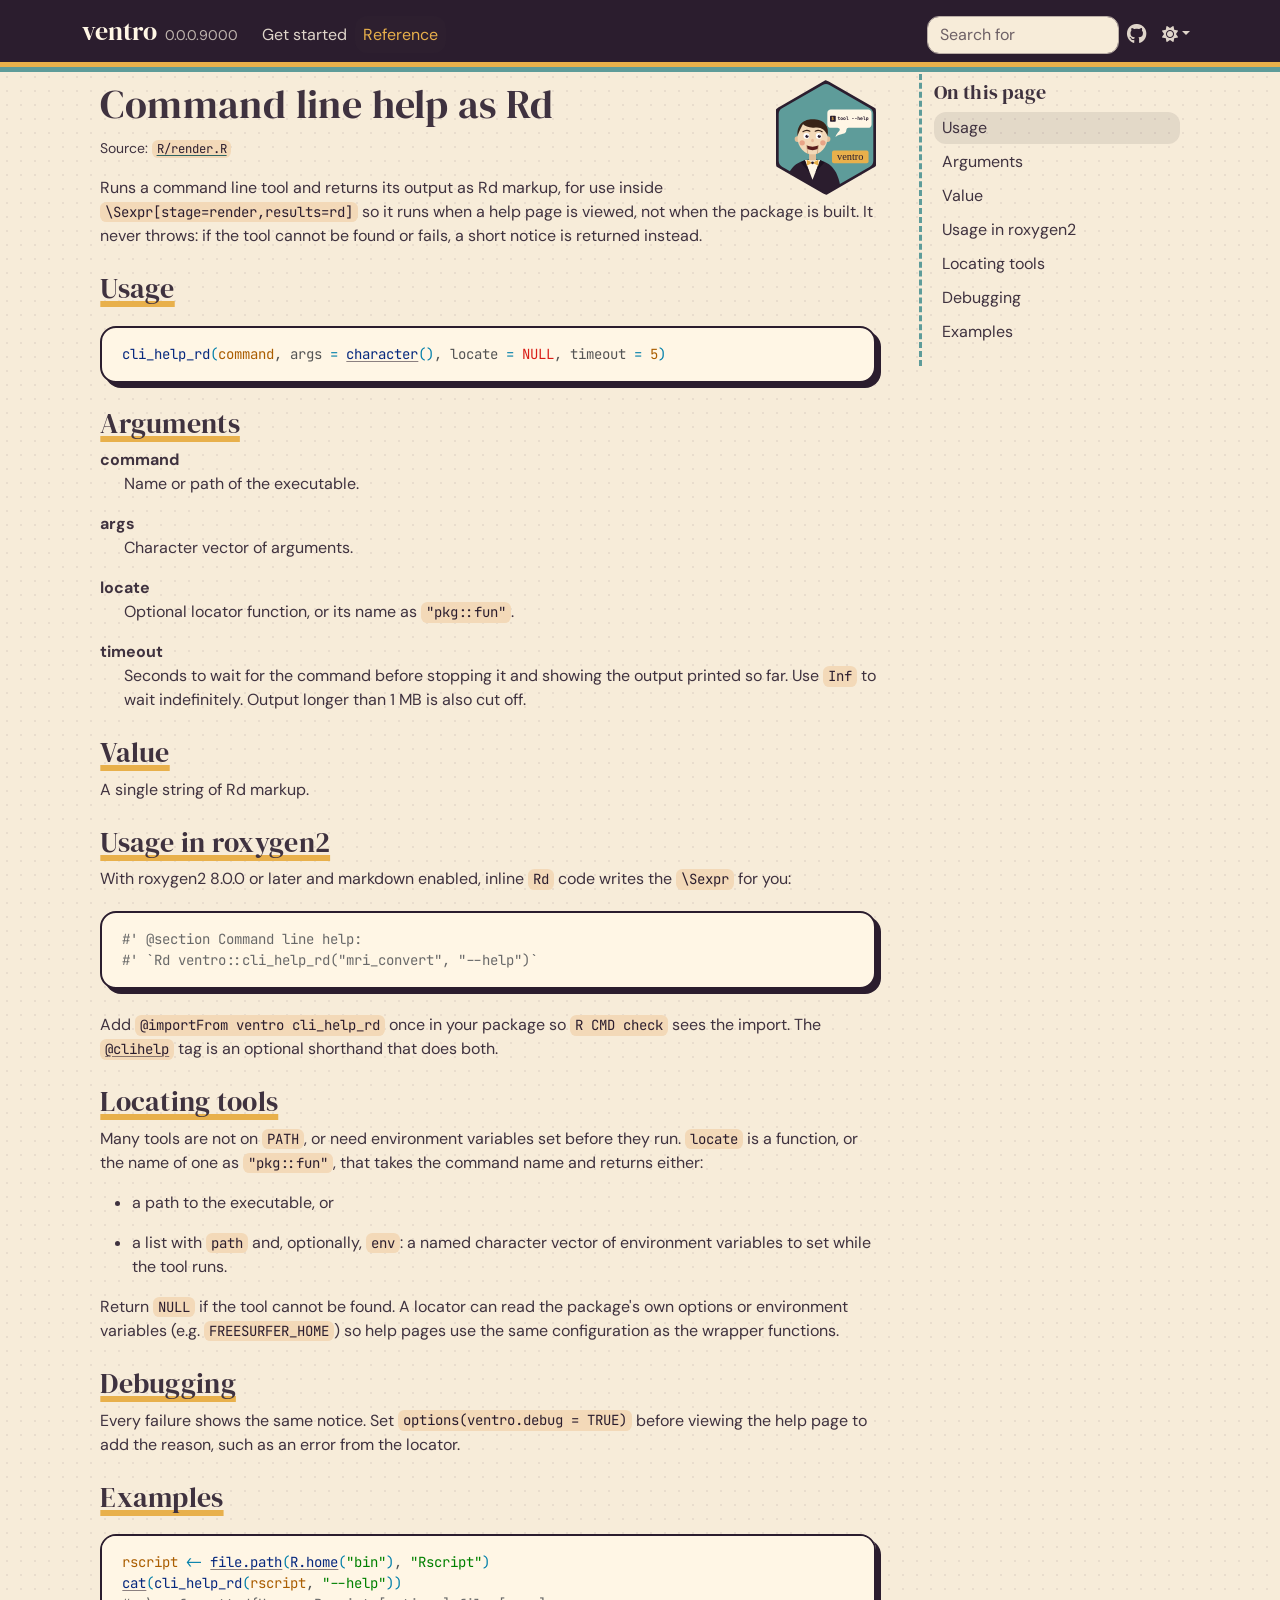
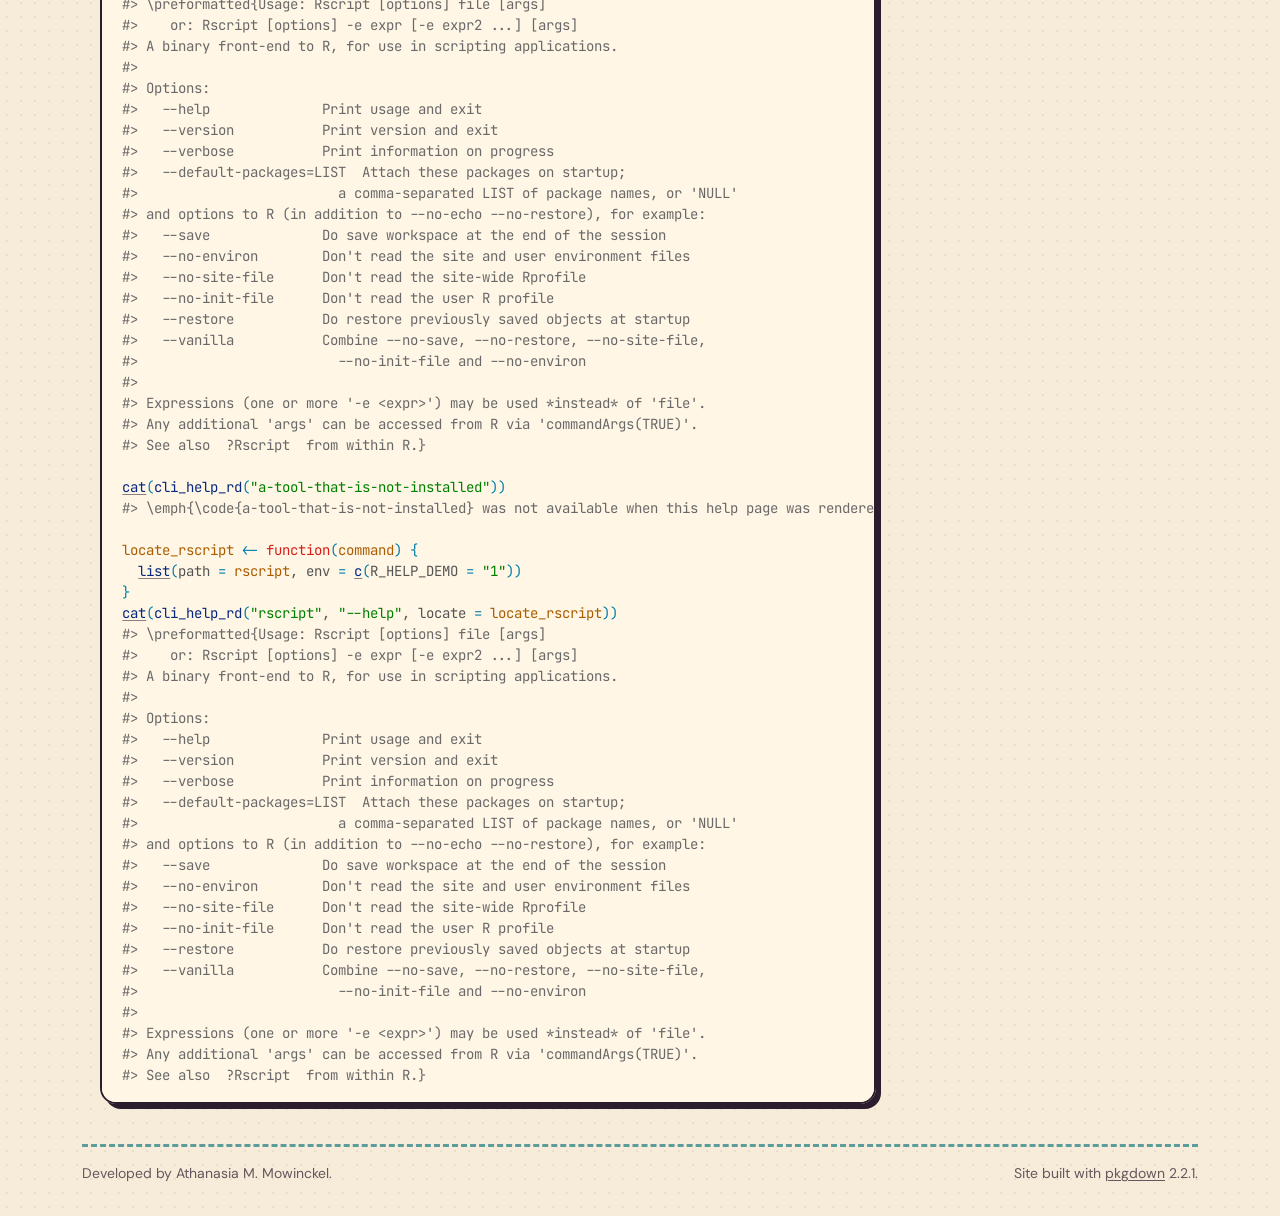
<file: reference/cli_help_rd.html>
<!DOCTYPE html>
<!-- Generated by pkgdown: do not edit by hand --><html lang="en"><head><meta charset="UTF-8"><meta http-equiv="X-UA-Compatible" content="IE=edge"><meta name="viewport" content="width=device-width, initial-scale=1, shrink-to-fit=no"><title>Command line help as Rd — cli_help_rd • ventro</title><script src="../lightswitch.js"></script><script src="../deps/jquery-3.6.0/jquery-3.6.0.min.js"></script><meta name="viewport" content="width=device-width, initial-scale=1, shrink-to-fit=no"><link href="../deps/bootstrap-5.3.8/bootstrap.min.css" rel="stylesheet"><script src="../deps/bootstrap-5.3.8/bootstrap.bundle.min.js"></script><link href="../deps/DM_Sans-0.5.0/font.css" rel="stylesheet"><link href="../deps/JetBrains_Mono-0.5.0/font.css" rel="stylesheet"><link href="../deps/DM_Serif_Display-0.5.0/font.css" rel="stylesheet"><link href="../deps/font-awesome-6.5.2/css/all.min.css" rel="stylesheet"><link href="../deps/font-awesome-6.5.2/css/v4-shims.min.css" rel="stylesheet"><script src="../deps/headroom-0.11.0/headroom.min.js"></script><script src="../deps/headroom-0.11.0/jQuery.headroom.min.js"></script><script src="../deps/bootstrap-toc-1.0.1/bootstrap-toc.min.js"></script><script src="../deps/clipboard.js-2.0.11/clipboard.min.js"></script><script src="../deps/search-1.0.0/autocomplete.jquery.min.js"></script><script src="../deps/search-1.0.0/fuse.min.js"></script><script src="../deps/search-1.0.0/mark.min.js"></script><!-- pkgdown --><script src="../pkgdown.js"></script><meta property="og:title" content="Command line help as Rd — cli_help_rd"><meta name="description" content="Runs a command line tool and returns its output as Rd markup, for use
inside \Sexpr[stage=render,results=rd] so it runs when a help page is
viewed, not when the package is built. It never throws: if the tool
cannot be found or fails, a short notice is returned instead."><meta property="og:description" content="Runs a command line tool and returns its output as Rd markup, for use
inside \Sexpr[stage=render,results=rd] so it runs when a help page is
viewed, not when the package is built. It never throws: if the tool
cannot be found or fails, a short notice is returned instead."><meta property="og:image" content="https://drmowinckels.github.io/ventro/logo.svg"></head><body>
    <a href="#main" class="visually-hidden-focusable">Skip to contents</a>


    <nav class="navbar navbar-expand-lg fixed-top " aria-label="Site navigation"><div class="container">

    <a class="navbar-brand me-2" href="../index.html">ventro</a>

    <small class="nav-text text-muted me-auto" data-bs-toggle="tooltip" data-bs-placement="bottom" title="">0.0.0.9000</small>


    <button class="navbar-toggler" type="button" data-bs-toggle="collapse" data-bs-target="#navbar" aria-controls="navbar" aria-expanded="false" aria-label="Toggle navigation">
      <span class="navbar-toggler-icon"></span>
    </button>

    <div id="navbar" class="collapse navbar-collapse ms-3">
      <ul class="navbar-nav me-auto"><li class="nav-item"><a class="nav-link" href="../articles/ventro.html">Get started</a></li>
<li class="active nav-item"><a class="nav-link" href="../reference/index.html">Reference</a></li>
      </ul><ul class="navbar-nav"><li class="nav-item"><form class="form-inline" role="search">
 <input class="form-control" type="search" name="search-input" id="search-input" autocomplete="off" aria-label="Search site" placeholder="Search for" data-search-index="../search.json"></form></li>
<li class="nav-item"><a class="external-link nav-link" href="https://github.com/drmowinckels/ventro/" aria-label="GitHub"><span class="fa fab fa-github fa-lg"></span></a></li>
<li class="nav-item dropdown">
  <button class="nav-link dropdown-toggle" type="button" id="dropdown-lightswitch" data-bs-toggle="dropdown" aria-expanded="false" aria-haspopup="true" aria-label="Light switch"><span class="fa fa-sun"></span></button>
  <ul class="dropdown-menu dropdown-menu-end" aria-labelledby="dropdown-lightswitch"><li><button class="dropdown-item" data-bs-theme-value="light"><span class="fa fa-sun"></span> Light</button></li>
    <li><button class="dropdown-item" data-bs-theme-value="dark"><span class="fa fa-moon"></span> Dark</button></li>
    <li><button class="dropdown-item" data-bs-theme-value="auto"><span class="fa fa-adjust"></span> Auto</button></li>
  </ul></li>
      </ul></div>


  </div>
</nav><div class="container template-reference-topic">
<div class="row">
  <main id="main" class="col-md-9"><div class="page-header">
      <img src="../logo.svg" class="logo" alt=""><h1>Command line help as Rd</h1>
      <small class="dont-index">Source: <a href="https://github.com/drmowinckels/ventro/blob/main/R/render.R" class="external-link"><code>R/render.R</code></a></small>
      <div class="d-none name"><code>cli_help_rd.Rd</code></div>
    </div>

    <div class="ref-description section level2">
    <p>Runs a command line tool and returns its output as Rd markup, for use
inside <code>\Sexpr[stage=render,results=rd]</code> so it runs when a help page is
viewed, not when the package is built. It never throws: if the tool
cannot be found or fails, a short notice is returned instead.</p>
    </div>

    <div class="section level2">
    <h2 id="ref-usage">Usage<a class="anchor" aria-label="anchor" href="#ref-usage"></a></h2>
    <div class="sourceCode"><pre class="sourceCode r"><code><span><span class="fu">cli_help_rd</span><span class="op">(</span><span class="va">command</span>, args <span class="op">=</span> <span class="fu"><a href="https://rdrr.io/r/base/character.html" class="external-link">character</a></span><span class="op">(</span><span class="op">)</span>, locate <span class="op">=</span> <span class="cn">NULL</span>, timeout <span class="op">=</span> <span class="fl">5</span><span class="op">)</span></span></code></pre></div>
    </div>

    <div class="section level2">
    <h2 id="arguments">Arguments<a class="anchor" aria-label="anchor" href="#arguments"></a></h2>


<dl><dt id="arg-command">command<a class="anchor" aria-label="anchor" href="#arg-command"></a></dt>
<dd><p>Name or path of the executable.</p></dd>


<dt id="arg-args">args<a class="anchor" aria-label="anchor" href="#arg-args"></a></dt>
<dd><p>Character vector of arguments.</p></dd>


<dt id="arg-locate">locate<a class="anchor" aria-label="anchor" href="#arg-locate"></a></dt>
<dd><p>Optional locator function, or its name as <code>"pkg::fun"</code>.</p></dd>


<dt id="arg-timeout">timeout<a class="anchor" aria-label="anchor" href="#arg-timeout"></a></dt>
<dd><p>Seconds to wait for the command before stopping it and
showing the output printed so far. Use <code>Inf</code> to wait indefinitely.
Output longer than 1 MB is also cut off.</p></dd>

</dl></div>
    <div class="section level2">
    <h2 id="value">Value<a class="anchor" aria-label="anchor" href="#value"></a></h2>
    <p>A single string of Rd markup.</p>
    </div>
    <div class="section level2">
    <h2 id="usage-in-roxygen-">Usage in roxygen2<a class="anchor" aria-label="anchor" href="#usage-in-roxygen-"></a></h2>


<p>With roxygen2 8.0.0 or later and markdown enabled, inline <code>Rd</code> code
writes the <code>\Sexpr</code> for you:</p>
<p></p><div class="sourceCode"><pre><code><span id="cb1-1"><a href="#cb1-1" tabindex="-1"></a><span class="co">#' @section Command line help:</span></span>
<span id="cb1-2"><a href="#cb1-2" tabindex="-1"></a><span class="co">#' `Rd ventro::cli_help_rd("mri_convert", "--help")`</span></span></code></pre><p></p></div>
<p>Add <code>@importFrom ventro cli_help_rd</code> once in your package so
<code>R CMD check</code> sees the import. The <code><a href="clihelp-tag.html">@clihelp</a></code> tag is an
optional shorthand that does both.</p>
    </div>
    <div class="section level2">
    <h2 id="locating-tools">Locating tools<a class="anchor" aria-label="anchor" href="#locating-tools"></a></h2>


<p>Many tools are not on <code>PATH</code>, or need environment variables set before
they run. <code>locate</code> is a function, or the name of one as <code>"pkg::fun"</code>,
that takes the command name and returns either:</p><ul><li><p>a path to the executable, or</p></li>
<li><p>a list with <code>path</code> and, optionally, <code>env</code>: a named character vector
of environment variables to set while the tool runs.</p></li>
</ul><p>Return <code>NULL</code> if the tool cannot be found. A locator can read the
package's own options or environment variables (e.g. <code>FREESURFER_HOME</code>)
so help pages use the same configuration as the wrapper functions.</p>
    </div>
    <div class="section level2">
    <h2 id="debugging">Debugging<a class="anchor" aria-label="anchor" href="#debugging"></a></h2>


<p>Every failure shows the same notice. Set <code>options(ventro.debug = TRUE)</code>
before viewing the help page to add the reason, such as an error from
the locator.</p>
    </div>

    <div class="section level2">
    <h2 id="ref-examples">Examples<a class="anchor" aria-label="anchor" href="#ref-examples"></a></h2>
    <div class="sourceCode"><pre class="sourceCode r"><code><span class="r-in"><span><span class="va">rscript</span> <span class="op">&lt;-</span> <span class="fu"><a href="https://rdrr.io/r/base/file.path.html" class="external-link">file.path</a></span><span class="op">(</span><span class="fu"><a href="https://rdrr.io/r/base/Rhome.html" class="external-link">R.home</a></span><span class="op">(</span><span class="st">"bin"</span><span class="op">)</span>, <span class="st">"Rscript"</span><span class="op">)</span></span></span>
<span class="r-in"><span><span class="fu"><a href="https://rdrr.io/r/base/cat.html" class="external-link">cat</a></span><span class="op">(</span><span class="fu">cli_help_rd</span><span class="op">(</span><span class="va">rscript</span>, <span class="st">"--help"</span><span class="op">)</span><span class="op">)</span></span></span>
<span class="r-out co"><span class="r-pr">#&gt;</span> \preformatted{Usage: Rscript [options] file [args]</span>
<span class="r-out co"><span class="r-pr">#&gt;</span>    or: Rscript [options] -e expr [-e expr2 ...] [args]</span>
<span class="r-out co"><span class="r-pr">#&gt;</span> A binary front-end to R, for use in scripting applications.</span>
<span class="r-out co"><span class="r-pr">#&gt;</span> </span>
<span class="r-out co"><span class="r-pr">#&gt;</span> Options:</span>
<span class="r-out co"><span class="r-pr">#&gt;</span>   --help              Print usage and exit</span>
<span class="r-out co"><span class="r-pr">#&gt;</span>   --version           Print version and exit</span>
<span class="r-out co"><span class="r-pr">#&gt;</span>   --verbose           Print information on progress</span>
<span class="r-out co"><span class="r-pr">#&gt;</span>   --default-packages=LIST  Attach these packages on startup;</span>
<span class="r-out co"><span class="r-pr">#&gt;</span>                         a comma-separated LIST of package names, or 'NULL'</span>
<span class="r-out co"><span class="r-pr">#&gt;</span> and options to R (in addition to --no-echo --no-restore), for example:</span>
<span class="r-out co"><span class="r-pr">#&gt;</span>   --save              Do save workspace at the end of the session</span>
<span class="r-out co"><span class="r-pr">#&gt;</span>   --no-environ        Don't read the site and user environment files</span>
<span class="r-out co"><span class="r-pr">#&gt;</span>   --no-site-file      Don't read the site-wide Rprofile</span>
<span class="r-out co"><span class="r-pr">#&gt;</span>   --no-init-file      Don't read the user R profile</span>
<span class="r-out co"><span class="r-pr">#&gt;</span>   --restore           Do restore previously saved objects at startup</span>
<span class="r-out co"><span class="r-pr">#&gt;</span>   --vanilla           Combine --no-save, --no-restore, --no-site-file,</span>
<span class="r-out co"><span class="r-pr">#&gt;</span>                         --no-init-file and --no-environ</span>
<span class="r-out co"><span class="r-pr">#&gt;</span> </span>
<span class="r-out co"><span class="r-pr">#&gt;</span> Expressions (one or more '-e &lt;expr&gt;') may be used *instead* of 'file'.</span>
<span class="r-out co"><span class="r-pr">#&gt;</span> Any additional 'args' can be accessed from R via 'commandArgs(TRUE)'.</span>
<span class="r-out co"><span class="r-pr">#&gt;</span> See also  ?Rscript  from within R.}</span>
<span class="r-in"><span></span></span>
<span class="r-in"><span><span class="fu"><a href="https://rdrr.io/r/base/cat.html" class="external-link">cat</a></span><span class="op">(</span><span class="fu">cli_help_rd</span><span class="op">(</span><span class="st">"a-tool-that-is-not-installed"</span><span class="op">)</span><span class="op">)</span></span></span>
<span class="r-out co"><span class="r-pr">#&gt;</span> \emph{\code{a-tool-that-is-not-installed} was not available when this help page was rendered.}</span>
<span class="r-in"><span></span></span>
<span class="r-in"><span><span class="va">locate_rscript</span> <span class="op">&lt;-</span> <span class="kw">function</span><span class="op">(</span><span class="va">command</span><span class="op">)</span> <span class="op">{</span></span></span>
<span class="r-in"><span>  <span class="fu"><a href="https://rdrr.io/r/base/list.html" class="external-link">list</a></span><span class="op">(</span>path <span class="op">=</span> <span class="va">rscript</span>, env <span class="op">=</span> <span class="fu"><a href="https://rdrr.io/r/base/c.html" class="external-link">c</a></span><span class="op">(</span>R_HELP_DEMO <span class="op">=</span> <span class="st">"1"</span><span class="op">)</span><span class="op">)</span></span></span>
<span class="r-in"><span><span class="op">}</span></span></span>
<span class="r-in"><span><span class="fu"><a href="https://rdrr.io/r/base/cat.html" class="external-link">cat</a></span><span class="op">(</span><span class="fu">cli_help_rd</span><span class="op">(</span><span class="st">"rscript"</span>, <span class="st">"--help"</span>, locate <span class="op">=</span> <span class="va">locate_rscript</span><span class="op">)</span><span class="op">)</span></span></span>
<span class="r-out co"><span class="r-pr">#&gt;</span> \preformatted{Usage: Rscript [options] file [args]</span>
<span class="r-out co"><span class="r-pr">#&gt;</span>    or: Rscript [options] -e expr [-e expr2 ...] [args]</span>
<span class="r-out co"><span class="r-pr">#&gt;</span> A binary front-end to R, for use in scripting applications.</span>
<span class="r-out co"><span class="r-pr">#&gt;</span> </span>
<span class="r-out co"><span class="r-pr">#&gt;</span> Options:</span>
<span class="r-out co"><span class="r-pr">#&gt;</span>   --help              Print usage and exit</span>
<span class="r-out co"><span class="r-pr">#&gt;</span>   --version           Print version and exit</span>
<span class="r-out co"><span class="r-pr">#&gt;</span>   --verbose           Print information on progress</span>
<span class="r-out co"><span class="r-pr">#&gt;</span>   --default-packages=LIST  Attach these packages on startup;</span>
<span class="r-out co"><span class="r-pr">#&gt;</span>                         a comma-separated LIST of package names, or 'NULL'</span>
<span class="r-out co"><span class="r-pr">#&gt;</span> and options to R (in addition to --no-echo --no-restore), for example:</span>
<span class="r-out co"><span class="r-pr">#&gt;</span>   --save              Do save workspace at the end of the session</span>
<span class="r-out co"><span class="r-pr">#&gt;</span>   --no-environ        Don't read the site and user environment files</span>
<span class="r-out co"><span class="r-pr">#&gt;</span>   --no-site-file      Don't read the site-wide Rprofile</span>
<span class="r-out co"><span class="r-pr">#&gt;</span>   --no-init-file      Don't read the user R profile</span>
<span class="r-out co"><span class="r-pr">#&gt;</span>   --restore           Do restore previously saved objects at startup</span>
<span class="r-out co"><span class="r-pr">#&gt;</span>   --vanilla           Combine --no-save, --no-restore, --no-site-file,</span>
<span class="r-out co"><span class="r-pr">#&gt;</span>                         --no-init-file and --no-environ</span>
<span class="r-out co"><span class="r-pr">#&gt;</span> </span>
<span class="r-out co"><span class="r-pr">#&gt;</span> Expressions (one or more '-e &lt;expr&gt;') may be used *instead* of 'file'.</span>
<span class="r-out co"><span class="r-pr">#&gt;</span> Any additional 'args' can be accessed from R via 'commandArgs(TRUE)'.</span>
<span class="r-out co"><span class="r-pr">#&gt;</span> See also  ?Rscript  from within R.}</span>
</code></pre></div>
    </div>
  </main><aside class="col-md-3"><nav id="toc" aria-label="Table of contents"><h2>On this page</h2>
    </nav></aside></div>


    <footer><div class="pkgdown-footer-left">
  <p>Developed by Athanasia M. Mowinckel.</p>
</div>

<div class="pkgdown-footer-right">
  <p>Site built with <a href="https://pkgdown.r-lib.org/" class="external-link">pkgdown</a> 2.2.1.</p>
</div>

    </footer></div>





  </body></html>
</file>
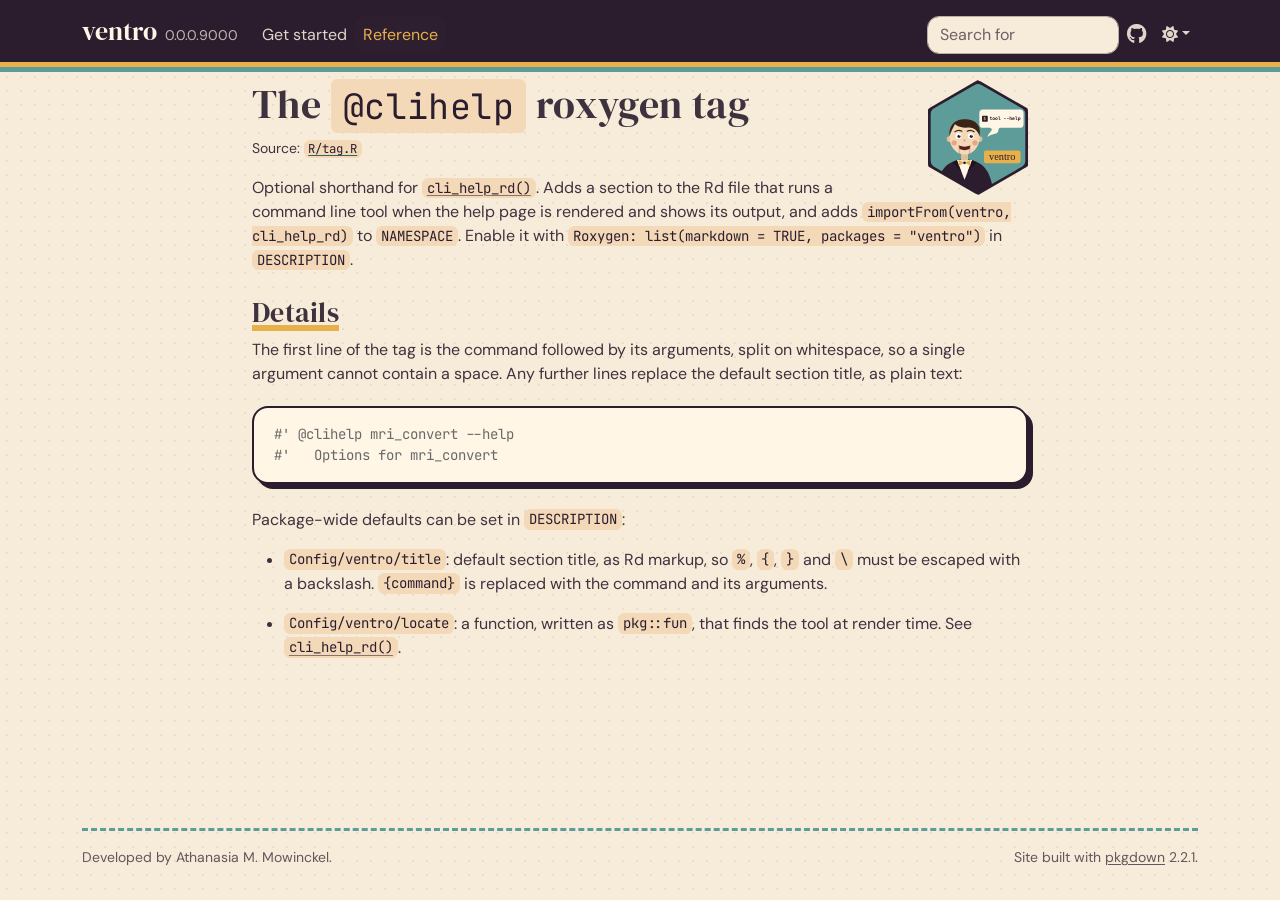
<file: reference/clihelp-tag.html>
<!DOCTYPE html>
<!-- Generated by pkgdown: do not edit by hand --><html lang="en"><head><meta charset="UTF-8"><meta http-equiv="X-UA-Compatible" content="IE=edge"><meta name="viewport" content="width=device-width, initial-scale=1, shrink-to-fit=no"><title>The @clihelp roxygen tag — clihelp-tag • ventro</title><script src="../lightswitch.js"></script><script src="../deps/jquery-3.6.0/jquery-3.6.0.min.js"></script><meta name="viewport" content="width=device-width, initial-scale=1, shrink-to-fit=no"><link href="../deps/bootstrap-5.3.8/bootstrap.min.css" rel="stylesheet"><script src="../deps/bootstrap-5.3.8/bootstrap.bundle.min.js"></script><link href="../deps/DM_Sans-0.5.0/font.css" rel="stylesheet"><link href="../deps/JetBrains_Mono-0.5.0/font.css" rel="stylesheet"><link href="../deps/DM_Serif_Display-0.5.0/font.css" rel="stylesheet"><link href="../deps/font-awesome-6.5.2/css/all.min.css" rel="stylesheet"><link href="../deps/font-awesome-6.5.2/css/v4-shims.min.css" rel="stylesheet"><script src="../deps/headroom-0.11.0/headroom.min.js"></script><script src="../deps/headroom-0.11.0/jQuery.headroom.min.js"></script><script src="../deps/bootstrap-toc-1.0.1/bootstrap-toc.min.js"></script><script src="../deps/clipboard.js-2.0.11/clipboard.min.js"></script><script src="../deps/search-1.0.0/autocomplete.jquery.min.js"></script><script src="../deps/search-1.0.0/fuse.min.js"></script><script src="../deps/search-1.0.0/mark.min.js"></script><!-- pkgdown --><script src="../pkgdown.js"></script><meta property="og:title" content="The @clihelp roxygen tag — clihelp-tag"><meta name="description" content="Optional shorthand for cli_help_rd(). Adds a section to the Rd file
that runs a command line tool when the help page is rendered and shows
its output, and adds importFrom(ventro, cli_help_rd) to NAMESPACE.
Enable it with Roxygen: list(markdown = TRUE, packages = &quot;ventro&quot;)
in DESCRIPTION."><meta property="og:description" content="Optional shorthand for cli_help_rd(). Adds a section to the Rd file
that runs a command line tool when the help page is rendered and shows
its output, and adds importFrom(ventro, cli_help_rd) to NAMESPACE.
Enable it with Roxygen: list(markdown = TRUE, packages = &quot;ventro&quot;)
in DESCRIPTION."><meta property="og:image" content="https://drmowinckels.github.io/ventro/logo.svg"></head><body>
    <a href="#main" class="visually-hidden-focusable">Skip to contents</a>


    <nav class="navbar navbar-expand-lg fixed-top " aria-label="Site navigation"><div class="container">

    <a class="navbar-brand me-2" href="../index.html">ventro</a>

    <small class="nav-text text-muted me-auto" data-bs-toggle="tooltip" data-bs-placement="bottom" title="">0.0.0.9000</small>


    <button class="navbar-toggler" type="button" data-bs-toggle="collapse" data-bs-target="#navbar" aria-controls="navbar" aria-expanded="false" aria-label="Toggle navigation">
      <span class="navbar-toggler-icon"></span>
    </button>

    <div id="navbar" class="collapse navbar-collapse ms-3">
      <ul class="navbar-nav me-auto"><li class="nav-item"><a class="nav-link" href="../articles/ventro.html">Get started</a></li>
<li class="active nav-item"><a class="nav-link" href="../reference/index.html">Reference</a></li>
      </ul><ul class="navbar-nav"><li class="nav-item"><form class="form-inline" role="search">
 <input class="form-control" type="search" name="search-input" id="search-input" autocomplete="off" aria-label="Search site" placeholder="Search for" data-search-index="../search.json"></form></li>
<li class="nav-item"><a class="external-link nav-link" href="https://github.com/drmowinckels/ventro/" aria-label="GitHub"><span class="fa fab fa-github fa-lg"></span></a></li>
<li class="nav-item dropdown">
  <button class="nav-link dropdown-toggle" type="button" id="dropdown-lightswitch" data-bs-toggle="dropdown" aria-expanded="false" aria-haspopup="true" aria-label="Light switch"><span class="fa fa-sun"></span></button>
  <ul class="dropdown-menu dropdown-menu-end" aria-labelledby="dropdown-lightswitch"><li><button class="dropdown-item" data-bs-theme-value="light"><span class="fa fa-sun"></span> Light</button></li>
    <li><button class="dropdown-item" data-bs-theme-value="dark"><span class="fa fa-moon"></span> Dark</button></li>
    <li><button class="dropdown-item" data-bs-theme-value="auto"><span class="fa fa-adjust"></span> Auto</button></li>
  </ul></li>
      </ul></div>


  </div>
</nav><div class="container template-reference-topic">
<div class="row">
  <main id="main" class="col-md-9"><div class="page-header">
      <img src="../logo.svg" class="logo" alt=""><h1>The <code>@clihelp</code> roxygen tag</h1>
      <small class="dont-index">Source: <a href="https://github.com/drmowinckels/ventro/blob/main/R/tag.R" class="external-link"><code>R/tag.R</code></a></small>
      <div class="d-none name"><code>clihelp-tag.Rd</code></div>
    </div>

    <div class="ref-description section level2">
    <p>Optional shorthand for <code><a href="cli_help_rd.html">cli_help_rd()</a></code>. Adds a section to the Rd file
that runs a command line tool when the help page is rendered and shows
its output, and adds <code>importFrom(ventro, cli_help_rd)</code> to <code>NAMESPACE</code>.
Enable it with <code>Roxygen: list(markdown = TRUE, packages = "ventro")</code>
in <code>DESCRIPTION</code>.</p>
    </div>


    <div class="section level2">
    <h2 id="details">Details<a class="anchor" aria-label="anchor" href="#details"></a></h2>
    <p>The first line of the tag is the command followed by its arguments,
split on whitespace, so a single argument cannot contain a space. Any
further lines replace the default section title, as plain text:</p>
<p></p><div class="sourceCode"><pre><code><span id="cb1-1"><a href="#cb1-1" tabindex="-1"></a><span class="co">#' @clihelp mri_convert --help</span></span>
<span id="cb1-2"><a href="#cb1-2" tabindex="-1"></a><span class="co">#'   Options for mri_convert</span></span></code></pre><p></p></div>
<p>Package-wide defaults can be set in <code>DESCRIPTION</code>:</p><ul><li><p><code>Config/ventro/title</code>: default section title, as Rd markup, so <code>%</code>,
<code>{</code>, <code>}</code> and <code>\</code> must be escaped with a backslash. <code>{command}</code> is
replaced with the command and its arguments.</p></li>
<li><p><code>Config/ventro/locate</code>: a function, written as <code>pkg::fun</code>, that
finds the tool at render time. See <code><a href="cli_help_rd.html">cli_help_rd()</a></code>.</p></li>
</ul></div>

  </main></div>


    <footer><div class="pkgdown-footer-left">
  <p>Developed by Athanasia M. Mowinckel.</p>
</div>

<div class="pkgdown-footer-right">
  <p>Site built with <a href="https://pkgdown.r-lib.org/" class="external-link">pkgdown</a> 2.2.1.</p>
</div>

    </footer></div>





  </body></html>
</file>
<file: deps/DM_Sans-0.5.0/font.css>
/* latin-ext */
@font-face {
  font-family: 'DM Sans';
  font-style: italic;
  font-weight: 400;
  font-display: swap;
  src: url(b3cfdc5ec8ea3e4fd1a31e057060a741.woff2) format('woff2');
  unicode-range: U+0100-02BA, U+02BD-02C5, U+02C7-02CC, U+02CE-02D7, U+02DD-02FF, U+0304, U+0308, U+0329, U+1D00-1DBF, U+1E00-1E9F, U+1EF2-1EFF, U+2020, U+20A0-20AB, U+20AD-20C4, U+2113, U+2C60-2C7F, U+A720-A7FF;
}
/* latin */
@font-face {
  font-family: 'DM Sans';
  font-style: italic;
  font-weight: 400;
  font-display: swap;
  src: url(8bf7ac2f80bffd4e93916ebf48a3d561.woff2) format('woff2');
  unicode-range: U+0000-00FF, U+0131, U+0152-0153, U+02BB-02BC, U+02C6, U+02DA, U+02DC, U+0304, U+0308, U+0329, U+2000-206F, U+20AC, U+2122, U+2191, U+2193, U+2212, U+2215, U+FEFF, U+FFFD;
}
/* latin-ext */
@font-face {
  font-family: 'DM Sans';
  font-style: italic;
  font-weight: 700;
  font-display: swap;
  src: url(b3cfdc5ec8ea3e4fd1a31e057060a741.woff2) format('woff2');
  unicode-range: U+0100-02BA, U+02BD-02C5, U+02C7-02CC, U+02CE-02D7, U+02DD-02FF, U+0304, U+0308, U+0329, U+1D00-1DBF, U+1E00-1E9F, U+1EF2-1EFF, U+2020, U+20A0-20AB, U+20AD-20C4, U+2113, U+2C60-2C7F, U+A720-A7FF;
}
/* latin */
@font-face {
  font-family: 'DM Sans';
  font-style: italic;
  font-weight: 700;
  font-display: swap;
  src: url(8bf7ac2f80bffd4e93916ebf48a3d561.woff2) format('woff2');
  unicode-range: U+0000-00FF, U+0131, U+0152-0153, U+02BB-02BC, U+02C6, U+02DA, U+02DC, U+0304, U+0308, U+0329, U+2000-206F, U+20AC, U+2122, U+2191, U+2193, U+2212, U+2215, U+FEFF, U+FFFD;
}
/* latin-ext */
@font-face {
  font-family: 'DM Sans';
  font-style: normal;
  font-weight: 400;
  font-display: swap;
  src: url(104f7654d29b80e2b9cf6e6bca92c62a.woff2) format('woff2');
  unicode-range: U+0100-02BA, U+02BD-02C5, U+02C7-02CC, U+02CE-02D7, U+02DD-02FF, U+0304, U+0308, U+0329, U+1D00-1DBF, U+1E00-1E9F, U+1EF2-1EFF, U+2020, U+20A0-20AB, U+20AD-20C4, U+2113, U+2C60-2C7F, U+A720-A7FF;
}
/* latin */
@font-face {
  font-family: 'DM Sans';
  font-style: normal;
  font-weight: 400;
  font-display: swap;
  src: url(30d22cd0f72485933abd4c5caac6e177.woff2) format('woff2');
  unicode-range: U+0000-00FF, U+0131, U+0152-0153, U+02BB-02BC, U+02C6, U+02DA, U+02DC, U+0304, U+0308, U+0329, U+2000-206F, U+20AC, U+2122, U+2191, U+2193, U+2212, U+2215, U+FEFF, U+FFFD;
}
/* latin-ext */
@font-face {
  font-family: 'DM Sans';
  font-style: normal;
  font-weight: 700;
  font-display: swap;
  src: url(104f7654d29b80e2b9cf6e6bca92c62a.woff2) format('woff2');
  unicode-range: U+0100-02BA, U+02BD-02C5, U+02C7-02CC, U+02CE-02D7, U+02DD-02FF, U+0304, U+0308, U+0329, U+1D00-1DBF, U+1E00-1E9F, U+1EF2-1EFF, U+2020, U+20A0-20AB, U+20AD-20C4, U+2113, U+2C60-2C7F, U+A720-A7FF;
}
/* latin */
@font-face {
  font-family: 'DM Sans';
  font-style: normal;
  font-weight: 700;
  font-display: swap;
  src: url(30d22cd0f72485933abd4c5caac6e177.woff2) format('woff2');
  unicode-range: U+0000-00FF, U+0131, U+0152-0153, U+02BB-02BC, U+02C6, U+02DA, U+02DC, U+0304, U+0308, U+0329, U+2000-206F, U+20AC, U+2122, U+2191, U+2193, U+2212, U+2215, U+FEFF, U+FFFD;
}
</file>
<file: deps/JetBrains_Mono-0.5.0/font.css>
/* cyrillic-ext */
@font-face {
  font-family: 'JetBrains Mono';
  font-style: normal;
  font-weight: 400;
  font-display: swap;
  src: url(42e970fbe96733f42fda382cd7e11725.woff2) format('woff2');
  unicode-range: U+0460-052F, U+1C80-1C8A, U+20B4, U+2DE0-2DFF, U+A640-A69F, U+FE2E-FE2F;
}
/* cyrillic */
@font-face {
  font-family: 'JetBrains Mono';
  font-style: normal;
  font-weight: 400;
  font-display: swap;
  src: url(080daf94710e7a5c4302640c7e25a998.woff2) format('woff2');
  unicode-range: U+0301, U+0400-045F, U+0490-0491, U+04B0-04B1, U+2116;
}
/* greek */
@font-face {
  font-family: 'JetBrains Mono';
  font-style: normal;
  font-weight: 400;
  font-display: swap;
  src: url(99ef913ed4147108e1abc01597dadf8f.woff2) format('woff2');
  unicode-range: U+0370-0377, U+037A-037F, U+0384-038A, U+038C, U+038E-03A1, U+03A3-03FF;
}
/* vietnamese */
@font-face {
  font-family: 'JetBrains Mono';
  font-style: normal;
  font-weight: 400;
  font-display: swap;
  src: url(c0b26d60da866098673e8f44baaa9abd.woff2) format('woff2');
  unicode-range: U+0102-0103, U+0110-0111, U+0128-0129, U+0168-0169, U+01A0-01A1, U+01AF-01B0, U+0300-0301, U+0303-0304, U+0308-0309, U+0323, U+0329, U+1EA0-1EF9, U+20AB;
}
/* latin-ext */
@font-face {
  font-family: 'JetBrains Mono';
  font-style: normal;
  font-weight: 400;
  font-display: swap;
  src: url(41681a9739b3819a866c251d1f07b073.woff2) format('woff2');
  unicode-range: U+0100-02BA, U+02BD-02C5, U+02C7-02CC, U+02CE-02D7, U+02DD-02FF, U+0304, U+0308, U+0329, U+1D00-1DBF, U+1E00-1E9F, U+1EF2-1EFF, U+2020, U+20A0-20AB, U+20AD-20C4, U+2113, U+2C60-2C7F, U+A720-A7FF;
}
/* latin */
@font-face {
  font-family: 'JetBrains Mono';
  font-style: normal;
  font-weight: 400;
  font-display: swap;
  src: url(ac5f0ba4199d3b8eec74992613c86278.woff2) format('woff2');
  unicode-range: U+0000-00FF, U+0131, U+0152-0153, U+02BB-02BC, U+02C6, U+02DA, U+02DC, U+0304, U+0308, U+0329, U+2000-206F, U+20AC, U+2122, U+2191, U+2193, U+2212, U+2215, U+FEFF, U+FFFD;
}
</file>
<file: deps/DM_Serif_Display-0.5.0/font.css>
/* latin-ext */
@font-face {
  font-family: 'DM Serif Display';
  font-style: normal;
  font-weight: 400;
  font-display: swap;
  src: url(6975ccd7a8cde2f7b0d657087d0c0b93.woff2) format('woff2');
  unicode-range: U+0100-02BA, U+02BD-02C5, U+02C7-02CC, U+02CE-02D7, U+02DD-02FF, U+0304, U+0308, U+0329, U+1D00-1DBF, U+1E00-1E9F, U+1EF2-1EFF, U+2020, U+20A0-20AB, U+20AD-20C4, U+2113, U+2C60-2C7F, U+A720-A7FF;
}
/* latin */
@font-face {
  font-family: 'DM Serif Display';
  font-style: normal;
  font-weight: 400;
  font-display: swap;
  src: url(5dd21d50d01106652411d7e0617e19d1.woff2) format('woff2');
  unicode-range: U+0000-00FF, U+0131, U+0152-0153, U+02BB-02BC, U+02C6, U+02DA, U+02DC, U+0304, U+0308, U+0329, U+2000-206F, U+20AC, U+2122, U+2191, U+2193, U+2212, U+2215, U+FEFF, U+FFFD;
}
</file>
<file: deps/font-awesome-6.5.2/css/v4-shims.min.css>
/*!
 * Font Awesome Free 6.5.2 by @fontawesome - https://fontawesome.com
 * License - https://fontawesome.com/license/free (Icons: CC BY 4.0, Fonts: SIL OFL 1.1, Code: MIT License)
 * Copyright 2024 Fonticons, Inc.
 */
.fa.fa-glass:before{content:"\f000"}.fa.fa-envelope-o{font-family:"Font Awesome 6 Free";font-weight:400}.fa.fa-envelope-o:before{content:"\f0e0"}.fa.fa-star-o{font-family:"Font Awesome 6 Free";font-weight:400}.fa.fa-star-o:before{content:"\f005"}.fa.fa-close:before,.fa.fa-remove:before{content:"\f00d"}.fa.fa-gear:before{content:"\f013"}.fa.fa-trash-o{font-family:"Font Awesome 6 Free";font-weight:400}.fa.fa-trash-o:before{content:"\f2ed"}.fa.fa-home:before{content:"\f015"}.fa.fa-file-o{font-family:"Font Awesome 6 Free";font-weight:400}.fa.fa-file-o:before{content:"\f15b"}.fa.fa-clock-o{font-family:"Font Awesome 6 Free";font-weight:400}.fa.fa-clock-o:before{content:"\f017"}.fa.fa-arrow-circle-o-down{font-family:"Font Awesome 6 Free";font-weight:400}.fa.fa-arrow-circle-o-down:before{content:"\f358"}.fa.fa-arrow-circle-o-up{font-family:"Font Awesome 6 Free";font-weight:400}.fa.fa-arrow-circle-o-up:before{content:"\f35b"}.fa.fa-play-circle-o{font-family:"Font Awesome 6 Free";font-weight:400}.fa.fa-play-circle-o:before{content:"\f144"}.fa.fa-repeat:before,.fa.fa-rotate-right:before{content:"\f01e"}.fa.fa-refresh:before{content:"\f021"}.fa.fa-list-alt{font-family:"Font Awesome 6 Free";font-weight:400}.fa.fa-list-alt:before{content:"\f022"}.fa.fa-dedent:before{content:"\f03b"}.fa.fa-video-camera:before{content:"\f03d"}.fa.fa-picture-o{font-family:"Font Awesome 6 Free";font-weight:400}.fa.fa-picture-o:before{content:"\f03e"}.fa.fa-photo{font-family:"Font Awesome 6 Free";font-weight:400}.fa.fa-photo:before{content:"\f03e"}.fa.fa-image{font-family:"Font Awesome 6 Free";font-weight:400}.fa.fa-image:before{content:"\f03e"}.fa.fa-map-marker:before{content:"\f3c5"}.fa.fa-pencil-square-o{font-family:"Font Awesome 6 Free";font-weight:400}.fa.fa-pencil-square-o:before{content:"\f044"}.fa.fa-edit{font-family:"Font Awesome 6 Free";font-weight:400}.fa.fa-edit:before{content:"\f044"}.fa.fa-share-square-o:before{content:"\f14d"}.fa.fa-check-square-o{font-family:"Font Awesome 6 Free";font-weight:400}.fa.fa-check-square-o:before{content:"\f14a"}.fa.fa-arrows:before{content:"\f0b2"}.fa.fa-times-circle-o{font-family:"Font Awesome 6 Free";font-weight:400}.fa.fa-times-circle-o:before{content:"\f057"}.fa.fa-check-circle-o{font-family:"Font Awesome 6 Free";font-weight:400}.fa.fa-check-circle-o:before{content:"\f058"}.fa.fa-mail-forward:before{content:"\f064"}.fa.fa-expand:before{content:"\f424"}.fa.fa-compress:before{content:"\f422"}.fa.fa-eye,.fa.fa-eye-slash{font-family:"Font Awesome 6 Free";font-weight:400}.fa.fa-warning:before{content:"\f071"}.fa.fa-calendar:before{content:"\f073"}.fa.fa-arrows-v:before{content:"\f338"}.fa.fa-arrows-h:before{content:"\f337"}.fa.fa-bar-chart-o:before,.fa.fa-bar-chart:before{content:"\e0e3"}.fa.fa-twitter-square{font-family:"Font Awesome 6 Brands";font-weight:400}.fa.fa-twitter-square:before{content:"\f081"}.fa.fa-facebook-square{font-family:"Font Awesome 6 Brands";font-weight:400}.fa.fa-facebook-square:before{content:"\f082"}.fa.fa-gears:before{content:"\f085"}.fa.fa-thumbs-o-up{font-family:"Font Awesome 6 Free";font-weight:400}.fa.fa-thumbs-o-up:before{content:"\f164"}.fa.fa-thumbs-o-down{font-family:"Font Awesome 6 Free";font-weight:400}.fa.fa-thumbs-o-down:before{content:"\f165"}.fa.fa-heart-o{font-family:"Font Awesome 6 Free";font-weight:400}.fa.fa-heart-o:before{content:"\f004"}.fa.fa-sign-out:before{content:"\f2f5"}.fa.fa-linkedin-square{font-family:"Font Awesome 6 Brands";font-weight:400}.fa.fa-linkedin-square:before{content:"\f08c"}.fa.fa-thumb-tack:before{content:"\f08d"}.fa.fa-external-link:before{content:"\f35d"}.fa.fa-sign-in:before{content:"\f2f6"}.fa.fa-github-square{font-family:"Font Awesome 6 Brands";font-weight:400}.fa.fa-github-square:before{content:"\f092"}.fa.fa-lemon-o{font-family:"Font Awesome 6 Free";font-weight:400}.fa.fa-lemon-o:before{content:"\f094"}.fa.fa-square-o{font-family:"Font Awesome 6 Free";font-weight:400}.fa.fa-square-o:before{content:"\f0c8"}.fa.fa-bookmark-o{font-family:"Font Awesome 6 Free";font-weight:400}.fa.fa-bookmark-o:before{content:"\f02e"}.fa.fa-facebook,.fa.fa-twitter{font-family:"Font Awesome 6 Brands";font-weight:400}.fa.fa-facebook:before{content:"\f39e"}.fa.fa-facebook-f{font-family:"Font Awesome 6 Brands";font-weight:400}.fa.fa-facebook-f:before{content:"\f39e"}.fa.fa-github{font-family:"Font Awesome 6 Brands";font-weight:400}.fa.fa-credit-card{font-family:"Font Awesome 6 Free";font-weight:400}.fa.fa-feed:before{content:"\f09e"}.fa.fa-hdd-o{font-family:"Font Awesome 6 Free";font-weight:400}.fa.fa-hdd-o:before{content:"\f0a0"}.fa.fa-hand-o-right{font-family:"Font Awesome 6 Free";font-weight:400}.fa.fa-hand-o-right:before{content:"\f0a4"}.fa.fa-hand-o-left{font-family:"Font Awesome 6 Free";font-weight:400}.fa.fa-hand-o-left:before{content:"\f0a5"}.fa.fa-hand-o-up{font-family:"Font Awesome 6 Free";font-weight:400}.fa.fa-hand-o-up:before{content:"\f0a6"}.fa.fa-hand-o-down{font-family:"Font Awesome 6 Free";font-weight:400}.fa.fa-hand-o-down:before{content:"\f0a7"}.fa.fa-globe:before{content:"\f57d"}.fa.fa-tasks:before{content:"\f828"}.fa.fa-arrows-alt:before{content:"\f31e"}.fa.fa-group:before{content:"\f0c0"}.fa.fa-chain:before{content:"\f0c1"}.fa.fa-cut:before{content:"\f0c4"}.fa.fa-files-o{font-family:"Font Awesome 6 Free";font-weight:400}.fa.fa-files-o:before{content:"\f0c5"}.fa.fa-floppy-o{font-family:"Font Awesome 6 Free";font-weight:400}.fa.fa-floppy-o:before{content:"\f0c7"}.fa.fa-save{font-family:"Font Awesome 6 Free";font-weight:400}.fa.fa-save:before{content:"\f0c7"}.fa.fa-navicon:before,.fa.fa-reorder:before{content:"\f0c9"}.fa.fa-magic:before{content:"\e2ca"}.fa.fa-pinterest,.fa.fa-pinterest-square{font-family:"Font Awesome 6 Brands";font-weight:400}.fa.fa-pinterest-square:before{content:"\f0d3"}.fa.fa-google-plus-square{font-family:"Font Awesome 6 Brands";font-weight:400}.fa.fa-google-plus-square:before{content:"\f0d4"}.fa.fa-google-plus{font-family:"Font Awesome 6 Brands";font-weight:400}.fa.fa-google-plus:before{content:"\f0d5"}.fa.fa-money:before{content:"\f3d1"}.fa.fa-unsorted:before{content:"\f0dc"}.fa.fa-sort-desc:before{content:"\f0dd"}.fa.fa-sort-asc:before{content:"\f0de"}.fa.fa-linkedin{font-family:"Font Awesome 6 Brands";font-weight:400}.fa.fa-linkedin:before{content:"\f0e1"}.fa.fa-rotate-left:before{content:"\f0e2"}.fa.fa-legal:before{content:"\f0e3"}.fa.fa-dashboard:before,.fa.fa-tachometer:before{content:"\f625"}.fa.fa-comment-o{font-family:"Font Awesome 6 Free";font-weight:400}.fa.fa-comment-o:before{content:"\f075"}.fa.fa-comments-o{font-family:"Font Awesome 6 Free";font-weight:400}.fa.fa-comments-o:before{content:"\f086"}.fa.fa-flash:before{content:"\f0e7"}.fa.fa-clipboard:before{content:"\f0ea"}.fa.fa-lightbulb-o{font-family:"Font Awesome 6 Free";font-weight:400}.fa.fa-lightbulb-o:before{content:"\f0eb"}.fa.fa-exchange:before{content:"\f362"}.fa.fa-cloud-download:before{content:"\f0ed"}.fa.fa-cloud-upload:before{content:"\f0ee"}.fa.fa-bell-o{font-family:"Font Awesome 6 Free";font-weight:400}.fa.fa-bell-o:before{content:"\f0f3"}.fa.fa-cutlery:before{content:"\f2e7"}.fa.fa-file-text-o{font-family:"Font Awesome 6 Free";font-weight:400}.fa.fa-file-text-o:before{content:"\f15c"}.fa.fa-building-o{font-family:"Font Awesome 6 Free";font-weight:400}.fa.fa-building-o:before{content:"\f1ad"}.fa.fa-hospital-o{font-family:"Font Awesome 6 Free";font-weight:400}.fa.fa-hospital-o:before{content:"\f0f8"}.fa.fa-tablet:before{content:"\f3fa"}.fa.fa-mobile-phone:before,.fa.fa-mobile:before{content:"\f3cd"}.fa.fa-circle-o{font-family:"Font Awesome 6 Free";font-weight:400}.fa.fa-circle-o:before{content:"\f111"}.fa.fa-mail-reply:before{content:"\f3e5"}.fa.fa-github-alt{font-family:"Font Awesome 6 Brands";font-weight:400}.fa.fa-folder-o{font-family:"Font Awesome 6 Free";font-weight:400}.fa.fa-folder-o:before{content:"\f07b"}.fa.fa-folder-open-o{font-family:"Font Awesome 6 Free";font-weight:400}.fa.fa-folder-open-o:before{content:"\f07c"}.fa.fa-smile-o{font-family:"Font Awesome 6 Free";font-weight:400}.fa.fa-smile-o:before{content:"\f118"}.fa.fa-frown-o{font-family:"Font Awesome 6 Free";font-weight:400}.fa.fa-frown-o:before{content:"\f119"}.fa.fa-meh-o{font-family:"Font Awesome 6 Free";font-weight:400}.fa.fa-meh-o:before{content:"\f11a"}.fa.fa-keyboard-o{font-family:"Font Awesome 6 Free";font-weight:400}.fa.fa-keyboard-o:before{content:"\f11c"}.fa.fa-flag-o{font-family:"Font Awesome 6 Free";font-weight:400}.fa.fa-flag-o:before{content:"\f024"}.fa.fa-mail-reply-all:before{content:"\f122"}.fa.fa-star-half-o{font-family:"Font Awesome 6 Free";font-weight:400}.fa.fa-star-half-o:before{content:"\f5c0"}.fa.fa-star-half-empty{font-family:"Font Awesome 6 Free";font-weight:400}.fa.fa-star-half-empty:before{content:"\f5c0"}.fa.fa-star-half-full{font-family:"Font Awesome 6 Free";font-weight:400}.fa.fa-star-half-full:before{content:"\f5c0"}.fa.fa-code-fork:before{content:"\f126"}.fa.fa-chain-broken:before,.fa.fa-unlink:before{content:"\f127"}.fa.fa-calendar-o{font-family:"Font Awesome 6 Free";font-weight:400}.fa.fa-calendar-o:before{content:"\f133"}.fa.fa-css3,.fa.fa-html5,.fa.fa-maxcdn{font-family:"Font Awesome 6 Brands";font-weight:400}.fa.fa-unlock-alt:before{content:"\f09c"}.fa.fa-minus-square-o{font-family:"Font Awesome 6 Free";font-weight:400}.fa.fa-minus-square-o:before{content:"\f146"}.fa.fa-level-up:before{content:"\f3bf"}.fa.fa-level-down:before{content:"\f3be"}.fa.fa-pencil-square:before{content:"\f14b"}.fa.fa-external-link-square:before{content:"\f360"}.fa.fa-compass{font-family:"Font Awesome 6 Free";font-weight:400}.fa.fa-caret-square-o-down{font-family:"Font Awesome 6 Free";font-weight:400}.fa.fa-caret-square-o-down:before{content:"\f150"}.fa.fa-toggle-down{font-family:"Font Awesome 6 Free";font-weight:400}.fa.fa-toggle-down:before{content:"\f150"}.fa.fa-caret-square-o-up{font-family:"Font Awesome 6 Free";font-weight:400}.fa.fa-caret-square-o-up:before{content:"\f151"}.fa.fa-toggle-up{font-family:"Font Awesome 6 Free";font-weight:400}.fa.fa-toggle-up:before{content:"\f151"}.fa.fa-caret-square-o-right{font-family:"Font Awesome 6 Free";font-weight:400}.fa.fa-caret-square-o-right:before{content:"\f152"}.fa.fa-toggle-right{font-family:"Font Awesome 6 Free";font-weight:400}.fa.fa-toggle-right:before{content:"\f152"}.fa.fa-eur:before,.fa.fa-euro:before{content:"\f153"}.fa.fa-gbp:before{content:"\f154"}.fa.fa-dollar:before,.fa.fa-usd:before{content:"\24"}.fa.fa-inr:before,.fa.fa-rupee:before{content:"\e1bc"}.fa.fa-cny:before,.fa.fa-jpy:before,.fa.fa-rmb:before,.fa.fa-yen:before{content:"\f157"}.fa.fa-rouble:before,.fa.fa-rub:before,.fa.fa-ruble:before{content:"\f158"}.fa.fa-krw:before,.fa.fa-won:before{content:"\f159"}.fa.fa-bitcoin,.fa.fa-btc{font-family:"Font Awesome 6 Brands";font-weight:400}.fa.fa-bitcoin:before{content:"\f15a"}.fa.fa-file-text:before{content:"\f15c"}.fa.fa-sort-alpha-asc:before{content:"\f15d"}.fa.fa-sort-alpha-desc:before{content:"\f881"}.fa.fa-sort-amount-asc:before{content:"\f884"}.fa.fa-sort-amount-desc:before{content:"\f160"}.fa.fa-sort-numeric-asc:before{content:"\f162"}.fa.fa-sort-numeric-desc:before{content:"\f886"}.fa.fa-youtube-square{font-family:"Font Awesome 6 Brands";font-weight:400}.fa.fa-youtube-square:before{content:"\f431"}.fa.fa-xing,.fa.fa-xing-square,.fa.fa-youtube{font-family:"Font Awesome 6 Brands";font-weight:400}.fa.fa-xing-square:before{content:"\f169"}.fa.fa-youtube-play{font-family:"Font Awesome 6 Brands";font-weight:400}.fa.fa-youtube-play:before{content:"\f167"}.fa.fa-adn,.fa.fa-bitbucket,.fa.fa-bitbucket-square,.fa.fa-dropbox,.fa.fa-flickr,.fa.fa-instagram,.fa.fa-stack-overflow{font-family:"Font Awesome 6 Brands";font-weight:400}.fa.fa-bitbucket-square:before{content:"\f171"}.fa.fa-tumblr,.fa.fa-tumblr-square{font-family:"Font Awesome 6 Brands";font-weight:400}.fa.fa-tumblr-square:before{content:"\f174"}.fa.fa-long-arrow-down:before{content:"\f309"}.fa.fa-long-arrow-up:before{content:"\f30c"}.fa.fa-long-arrow-left:before{content:"\f30a"}.fa.fa-long-arrow-right:before{content:"\f30b"}.fa.fa-android,.fa.fa-apple,.fa.fa-dribbble,.fa.fa-foursquare,.fa.fa-gittip,.fa.fa-gratipay,.fa.fa-linux,.fa.fa-skype,.fa.fa-trello,.fa.fa-windows{font-family:"Font Awesome 6 Brands";font-weight:400}.fa.fa-gittip:before{content:"\f184"}.fa.fa-sun-o{font-family:"Font Awesome 6 Free";font-weight:400}.fa.fa-sun-o:before{content:"\f185"}.fa.fa-moon-o{font-family:"Font Awesome 6 Free";font-weight:400}.fa.fa-moon-o:before{content:"\f186"}.fa.fa-pagelines,.fa.fa-renren,.fa.fa-stack-exchange,.fa.fa-vk,.fa.fa-weibo{font-family:"Font Awesome 6 Brands";font-weight:400}.fa.fa-arrow-circle-o-right{font-family:"Font Awesome 6 Free";font-weight:400}.fa.fa-arrow-circle-o-right:before{content:"\f35a"}.fa.fa-arrow-circle-o-left{font-family:"Font Awesome 6 Free";font-weight:400}.fa.fa-arrow-circle-o-left:before{content:"\f359"}.fa.fa-caret-square-o-left{font-family:"Font Awesome 6 Free";font-weight:400}.fa.fa-caret-square-o-left:before{content:"\f191"}.fa.fa-toggle-left{font-family:"Font Awesome 6 Free";font-weight:400}.fa.fa-toggle-left:before{content:"\f191"}.fa.fa-dot-circle-o{font-family:"Font Awesome 6 Free";font-weight:400}.fa.fa-dot-circle-o:before{content:"\f192"}.fa.fa-vimeo-square{font-family:"Font Awesome 6 Brands";font-weight:400}.fa.fa-vimeo-square:before{content:"\f194"}.fa.fa-try:before,.fa.fa-turkish-lira:before{content:"\e2bb"}.fa.fa-plus-square-o{font-family:"Font Awesome 6 Free";font-weight:400}.fa.fa-plus-square-o:before{content:"\f0fe"}.fa.fa-openid,.fa.fa-slack,.fa.fa-wordpress{font-family:"Font Awesome 6 Brands";font-weight:400}.fa.fa-bank:before,.fa.fa-institution:before{content:"\f19c"}.fa.fa-mortar-board:before{content:"\f19d"}.fa.fa-google,.fa.fa-reddit,.fa.fa-reddit-square,.fa.fa-yahoo{font-family:"Font Awesome 6 Brands";font-weight:400}.fa.fa-reddit-square:before{content:"\f1a2"}.fa.fa-behance,.fa.fa-behance-square,.fa.fa-delicious,.fa.fa-digg,.fa.fa-drupal,.fa.fa-joomla,.fa.fa-pied-piper-alt,.fa.fa-pied-piper-pp,.fa.fa-stumbleupon,.fa.fa-stumbleupon-circle{font-family:"Font Awesome 6 Brands";font-weight:400}.fa.fa-behance-square:before{content:"\f1b5"}.fa.fa-steam,.fa.fa-steam-square{font-family:"Font Awesome 6 Brands";font-weight:400}.fa.fa-steam-square:before{content:"\f1b7"}.fa.fa-automobile:before{content:"\f1b9"}.fa.fa-cab:before{content:"\f1ba"}.fa.fa-deviantart,.fa.fa-soundcloud,.fa.fa-spotify{font-family:"Font Awesome 6 Brands";font-weight:400}.fa.fa-file-pdf-o{font-family:"Font Awesome 6 Free";font-weight:400}.fa.fa-file-pdf-o:before{content:"\f1c1"}.fa.fa-file-word-o{font-family:"Font Awesome 6 Free";font-weight:400}.fa.fa-file-word-o:before{content:"\f1c2"}.fa.fa-file-excel-o{font-family:"Font Awesome 6 Free";font-weight:400}.fa.fa-file-excel-o:before{content:"\f1c3"}.fa.fa-file-powerpoint-o{font-family:"Font Awesome 6 Free";font-weight:400}.fa.fa-file-powerpoint-o:before{content:"\f1c4"}.fa.fa-file-image-o{font-family:"Font Awesome 6 Free";font-weight:400}.fa.fa-file-image-o:before{content:"\f1c5"}.fa.fa-file-photo-o{font-family:"Font Awesome 6 Free";font-weight:400}.fa.fa-file-photo-o:before{content:"\f1c5"}.fa.fa-file-picture-o{font-family:"Font Awesome 6 Free";font-weight:400}.fa.fa-file-picture-o:before{content:"\f1c5"}.fa.fa-file-archive-o{font-family:"Font Awesome 6 Free";font-weight:400}.fa.fa-file-archive-o:before{content:"\f1c6"}.fa.fa-file-zip-o{font-family:"Font Awesome 6 Free";font-weight:400}.fa.fa-file-zip-o:before{content:"\f1c6"}.fa.fa-file-audio-o{font-family:"Font Awesome 6 Free";font-weight:400}.fa.fa-file-audio-o:before{content:"\f1c7"}.fa.fa-file-sound-o{font-family:"Font Awesome 6 Free";font-weight:400}.fa.fa-file-sound-o:before{content:"\f1c7"}.fa.fa-file-video-o{font-family:"Font Awesome 6 Free";font-weight:400}.fa.fa-file-video-o:before{content:"\f1c8"}.fa.fa-file-movie-o{font-family:"Font Awesome 6 Free";font-weight:400}.fa.fa-file-movie-o:before{content:"\f1c8"}.fa.fa-file-code-o{font-family:"Font Awesome 6 Free";font-weight:400}.fa.fa-file-code-o:before{content:"\f1c9"}.fa.fa-codepen,.fa.fa-jsfiddle,.fa.fa-vine{font-family:"Font Awesome 6 Brands";font-weight:400}.fa.fa-life-bouy:before,.fa.fa-life-buoy:before,.fa.fa-life-saver:before,.fa.fa-support:before{content:"\f1cd"}.fa.fa-circle-o-notch:before{content:"\f1ce"}.fa.fa-ra,.fa.fa-rebel{font-family:"Font Awesome 6 Brands";font-weight:400}.fa.fa-ra:before{content:"\f1d0"}.fa.fa-resistance{font-family:"Font Awesome 6 Brands";font-weight:400}.fa.fa-resistance:before{content:"\f1d0"}.fa.fa-empire,.fa.fa-ge{font-family:"Font Awesome 6 Brands";font-weight:400}.fa.fa-ge:before{content:"\f1d1"}.fa.fa-git-square{font-family:"Font Awesome 6 Brands";font-weight:400}.fa.fa-git-square:before{content:"\f1d2"}.fa.fa-git,.fa.fa-hacker-news,.fa.fa-y-combinator-square{font-family:"Font Awesome 6 Brands";font-weight:400}.fa.fa-y-combinator-square:before{content:"\f1d4"}.fa.fa-yc-square{font-family:"Font Awesome 6 Brands";font-weight:400}.fa.fa-yc-square:before{content:"\f1d4"}.fa.fa-qq,.fa.fa-tencent-weibo,.fa.fa-wechat,.fa.fa-weixin{font-family:"Font Awesome 6 Brands";font-weight:400}.fa.fa-wechat:before{content:"\f1d7"}.fa.fa-send:before{content:"\f1d8"}.fa.fa-paper-plane-o{font-family:"Font Awesome 6 Free";font-weight:400}.fa.fa-paper-plane-o:before{content:"\f1d8"}.fa.fa-send-o{font-family:"Font Awesome 6 Free";font-weight:400}.fa.fa-send-o:before{content:"\f1d8"}.fa.fa-circle-thin{font-family:"Font Awesome 6 Free";font-weight:400}.fa.fa-circle-thin:before{content:"\f111"}.fa.fa-header:before{content:"\f1dc"}.fa.fa-futbol-o{font-family:"Font Awesome 6 Free";font-weight:400}.fa.fa-futbol-o:before{content:"\f1e3"}.fa.fa-soccer-ball-o{font-family:"Font Awesome 6 Free";font-weight:400}.fa.fa-soccer-ball-o:before{content:"\f1e3"}.fa.fa-slideshare,.fa.fa-twitch,.fa.fa-yelp{font-family:"Font Awesome 6 Brands";font-weight:400}.fa.fa-newspaper-o{font-family:"Font Awesome 6 Free";font-weight:400}.fa.fa-newspaper-o:before{content:"\f1ea"}.fa.fa-cc-amex,.fa.fa-cc-discover,.fa.fa-cc-mastercard,.fa.fa-cc-paypal,.fa.fa-cc-stripe,.fa.fa-cc-visa,.fa.fa-google-wallet,.fa.fa-paypal{font-family:"Font Awesome 6 Brands";font-weight:400}.fa.fa-bell-slash-o{font-family:"Font Awesome 6 Free";font-weight:400}.fa.fa-bell-slash-o:before{content:"\f1f6"}.fa.fa-trash:before{content:"\f2ed"}.fa.fa-copyright{font-family:"Font Awesome 6 Free";font-weight:400}.fa.fa-eyedropper:before{content:"\f1fb"}.fa.fa-area-chart:before{content:"\f1fe"}.fa.fa-pie-chart:before{content:"\f200"}.fa.fa-line-chart:before{content:"\f201"}.fa.fa-lastfm,.fa.fa-lastfm-square{font-family:"Font Awesome 6 Brands";font-weight:400}.fa.fa-lastfm-square:before{content:"\f203"}.fa.fa-angellist,.fa.fa-ioxhost{font-family:"Font Awesome 6 Brands";font-weight:400}.fa.fa-cc{font-family:"Font Awesome 6 Free";font-weight:400}.fa.fa-cc:before{content:"\f20a"}.fa.fa-ils:before,.fa.fa-shekel:before,.fa.fa-sheqel:before{content:"\f20b"}.fa.fa-buysellads,.fa.fa-connectdevelop,.fa.fa-dashcube,.fa.fa-forumbee,.fa.fa-leanpub,.fa.fa-sellsy,.fa.fa-shirtsinbulk,.fa.fa-simplybuilt,.fa.fa-skyatlas{font-family:"Font Awesome 6 Brands";font-weight:400}.fa.fa-diamond{font-family:"Font Awesome 6 Free";font-weight:400}.fa.fa-diamond:before{content:"\f3a5"}.fa.fa-intersex:before,.fa.fa-transgender:before{content:"\f224"}.fa.fa-transgender-alt:before{content:"\f225"}.fa.fa-facebook-official{font-family:"Font Awesome 6 Brands";font-weight:400}.fa.fa-facebook-official:before{content:"\f09a"}.fa.fa-pinterest-p,.fa.fa-whatsapp{font-family:"Font Awesome 6 Brands";font-weight:400}.fa.fa-hotel:before{content:"\f236"}.fa.fa-medium,.fa.fa-viacoin,.fa.fa-y-combinator,.fa.fa-yc{font-family:"Font Awesome 6 Brands";font-weight:400}.fa.fa-yc:before{content:"\f23b"}.fa.fa-expeditedssl,.fa.fa-opencart,.fa.fa-optin-monster{font-family:"Font Awesome 6 Brands";font-weight:400}.fa.fa-battery-4:before,.fa.fa-battery:before{content:"\f240"}.fa.fa-battery-3:before{content:"\f241"}.fa.fa-battery-2:before{content:"\f242"}.fa.fa-battery-1:before{content:"\f243"}.fa.fa-battery-0:before{content:"\f244"}.fa.fa-object-group,.fa.fa-object-ungroup,.fa.fa-sticky-note-o{font-family:"Font Awesome 6 Free";font-weight:400}.fa.fa-sticky-note-o:before{content:"\f249"}.fa.fa-cc-diners-club,.fa.fa-cc-jcb{font-family:"Font Awesome 6 Brands";font-weight:400}.fa.fa-clone{font-family:"Font Awesome 6 Free";font-weight:400}.fa.fa-hourglass-o:before{content:"\f254"}.fa.fa-hourglass-1:before{content:"\f251"}.fa.fa-hourglass-2:before{content:"\f252"}.fa.fa-hourglass-3:before{content:"\f253"}.fa.fa-hand-rock-o{font-family:"Font Awesome 6 Free";font-weight:400}.fa.fa-hand-rock-o:before{content:"\f255"}.fa.fa-hand-grab-o{font-family:"Font Awesome 6 Free";font-weight:400}.fa.fa-hand-grab-o:before{content:"\f255"}.fa.fa-hand-paper-o{font-family:"Font Awesome 6 Free";font-weight:400}.fa.fa-hand-paper-o:before{content:"\f256"}.fa.fa-hand-stop-o{font-family:"Font Awesome 6 Free";font-weight:400}.fa.fa-hand-stop-o:before{content:"\f256"}.fa.fa-hand-scissors-o{font-family:"Font Awesome 6 Free";font-weight:400}.fa.fa-hand-scissors-o:before{content:"\f257"}.fa.fa-hand-lizard-o{font-family:"Font Awesome 6 Free";font-weight:400}.fa.fa-hand-lizard-o:before{content:"\f258"}.fa.fa-hand-spock-o{font-family:"Font Awesome 6 Free";font-weight:400}.fa.fa-hand-spock-o:before{content:"\f259"}.fa.fa-hand-pointer-o{font-family:"Font Awesome 6 Free";font-weight:400}.fa.fa-hand-pointer-o:before{content:"\f25a"}.fa.fa-hand-peace-o{font-family:"Font Awesome 6 Free";font-weight:400}.fa.fa-hand-peace-o:before{content:"\f25b"}.fa.fa-registered{font-family:"Font Awesome 6 Free";font-weight:400}.fa.fa-creative-commons,.fa.fa-gg,.fa.fa-gg-circle,.fa.fa-odnoklassniki,.fa.fa-odnoklassniki-square{font-family:"Font Awesome 6 Brands";font-weight:400}.fa.fa-odnoklassniki-square:before{content:"\f264"}.fa.fa-chrome,.fa.fa-firefox,.fa.fa-get-pocket,.fa.fa-internet-explorer,.fa.fa-opera,.fa.fa-safari,.fa.fa-wikipedia-w{font-family:"Font Awesome 6 Brands";font-weight:400}.fa.fa-television:before{content:"\f26c"}.fa.fa-500px,.fa.fa-amazon,.fa.fa-contao{font-family:"Font Awesome 6 Brands";font-weight:400}.fa.fa-calendar-plus-o{font-family:"Font Awesome 6 Free";font-weight:400}.fa.fa-calendar-plus-o:before{content:"\f271"}.fa.fa-calendar-minus-o{font-family:"Font Awesome 6 Free";font-weight:400}.fa.fa-calendar-minus-o:before{content:"\f272"}.fa.fa-calendar-times-o{font-family:"Font Awesome 6 Free";font-weight:400}.fa.fa-calendar-times-o:before{content:"\f273"}.fa.fa-calendar-check-o{font-family:"Font Awesome 6 Free";font-weight:400}.fa.fa-calendar-check-o:before{content:"\f274"}.fa.fa-map-o{font-family:"Font Awesome 6 Free";font-weight:400}.fa.fa-map-o:before{content:"\f279"}.fa.fa-commenting:before{content:"\f4ad"}.fa.fa-commenting-o{font-family:"Font Awesome 6 Free";font-weight:400}.fa.fa-commenting-o:before{content:"\f4ad"}.fa.fa-houzz,.fa.fa-vimeo{font-family:"Font Awesome 6 Brands";font-weight:400}.fa.fa-vimeo:before{content:"\f27d"}.fa.fa-black-tie,.fa.fa-edge,.fa.fa-fonticons,.fa.fa-reddit-alien{font-family:"Font Awesome 6 Brands";font-weight:400}.fa.fa-credit-card-alt:before{content:"\f09d"}.fa.fa-codiepie,.fa.fa-fort-awesome,.fa.fa-mixcloud,.fa.fa-modx,.fa.fa-product-hunt,.fa.fa-scribd,.fa.fa-usb{font-family:"Font Awesome 6 Brands";font-weight:400}.fa.fa-pause-circle-o{font-family:"Font Awesome 6 Free";font-weight:400}.fa.fa-pause-circle-o:before{content:"\f28b"}.fa.fa-stop-circle-o{font-family:"Font Awesome 6 Free";font-weight:400}.fa.fa-stop-circle-o:before{content:"\f28d"}.fa.fa-bluetooth,.fa.fa-bluetooth-b,.fa.fa-envira,.fa.fa-gitlab,.fa.fa-wheelchair-alt,.fa.fa-wpbeginner,.fa.fa-wpforms{font-family:"Font Awesome 6 Brands";font-weight:400}.fa.fa-wheelchair-alt:before{content:"\f368"}.fa.fa-question-circle-o{font-family:"Font Awesome 6 Free";font-weight:400}.fa.fa-question-circle-o:before{content:"\f059"}.fa.fa-volume-control-phone:before{content:"\f2a0"}.fa.fa-asl-interpreting:before{content:"\f2a3"}.fa.fa-deafness:before,.fa.fa-hard-of-hearing:before{content:"\f2a4"}.fa.fa-glide,.fa.fa-glide-g{font-family:"Font Awesome 6 Brands";font-weight:400}.fa.fa-signing:before{content:"\f2a7"}.fa.fa-viadeo,.fa.fa-viadeo-square{font-family:"Font Awesome 6 Brands";font-weight:400}.fa.fa-viadeo-square:before{content:"\f2aa"}.fa.fa-snapchat,.fa.fa-snapchat-ghost{font-family:"Font Awesome 6 Brands";font-weight:400}.fa.fa-snapchat-ghost:before{content:"\f2ab"}.fa.fa-snapchat-square{font-family:"Font Awesome 6 Brands";font-weight:400}.fa.fa-snapchat-square:before{content:"\f2ad"}.fa.fa-first-order,.fa.fa-google-plus-official,.fa.fa-pied-piper,.fa.fa-themeisle,.fa.fa-yoast{font-family:"Font Awesome 6 Brands";font-weight:400}.fa.fa-google-plus-official:before{content:"\f2b3"}.fa.fa-google-plus-circle{font-family:"Font Awesome 6 Brands";font-weight:400}.fa.fa-google-plus-circle:before{content:"\f2b3"}.fa.fa-fa,.fa.fa-font-awesome{font-family:"Font Awesome 6 Brands";font-weight:400}.fa.fa-fa:before{content:"\f2b4"}.fa.fa-handshake-o{font-family:"Font Awesome 6 Free";font-weight:400}.fa.fa-handshake-o:before{content:"\f2b5"}.fa.fa-envelope-open-o{font-family:"Font Awesome 6 Free";font-weight:400}.fa.fa-envelope-open-o:before{content:"\f2b6"}.fa.fa-linode{font-family:"Font Awesome 6 Brands";font-weight:400}.fa.fa-address-book-o{font-family:"Font Awesome 6 Free";font-weight:400}.fa.fa-address-book-o:before{content:"\f2b9"}.fa.fa-vcard:before{content:"\f2bb"}.fa.fa-address-card-o{font-family:"Font Awesome 6 Free";font-weight:400}.fa.fa-address-card-o:before{content:"\f2bb"}.fa.fa-vcard-o{font-family:"Font Awesome 6 Free";font-weight:400}.fa.fa-vcard-o:before{content:"\f2bb"}.fa.fa-user-circle-o{font-family:"Font Awesome 6 Free";font-weight:400}.fa.fa-user-circle-o:before{content:"\f2bd"}.fa.fa-user-o{font-family:"Font Awesome 6 Free";font-weight:400}.fa.fa-user-o:before{content:"\f007"}.fa.fa-id-badge{font-family:"Font Awesome 6 Free";font-weight:400}.fa.fa-drivers-license:before{content:"\f2c2"}.fa.fa-id-card-o{font-family:"Font Awesome 6 Free";font-weight:400}.fa.fa-id-card-o:before{content:"\f2c2"}.fa.fa-drivers-license-o{font-family:"Font Awesome 6 Free";font-weight:400}.fa.fa-drivers-license-o:before{content:"\f2c2"}.fa.fa-free-code-camp,.fa.fa-quora,.fa.fa-telegram{font-family:"Font Awesome 6 Brands";font-weight:400}.fa.fa-thermometer-4:before,.fa.fa-thermometer:before{content:"\f2c7"}.fa.fa-thermometer-3:before{content:"\f2c8"}.fa.fa-thermometer-2:before{content:"\f2c9"}.fa.fa-thermometer-1:before{content:"\f2ca"}.fa.fa-thermometer-0:before{content:"\f2cb"}.fa.fa-bathtub:before,.fa.fa-s15:before{content:"\f2cd"}.fa.fa-window-maximize,.fa.fa-window-restore{font-family:"Font Awesome 6 Free";font-weight:400}.fa.fa-times-rectangle:before{content:"\f410"}.fa.fa-window-close-o{font-family:"Font Awesome 6 Free";font-weight:400}.fa.fa-window-close-o:before{content:"\f410"}.fa.fa-times-rectangle-o{font-family:"Font Awesome 6 Free";font-weight:400}.fa.fa-times-rectangle-o:before{content:"\f410"}.fa.fa-bandcamp,.fa.fa-eercast,.fa.fa-etsy,.fa.fa-grav,.fa.fa-imdb,.fa.fa-ravelry{font-family:"Font Awesome 6 Brands";font-weight:400}.fa.fa-eercast:before{content:"\f2da"}.fa.fa-snowflake-o{font-family:"Font Awesome 6 Free";font-weight:400}.fa.fa-snowflake-o:before{content:"\f2dc"}.fa.fa-meetup,.fa.fa-superpowers,.fa.fa-wpexplorer{font-family:"Font Awesome 6 Brands";font-weight:400}
</file>
